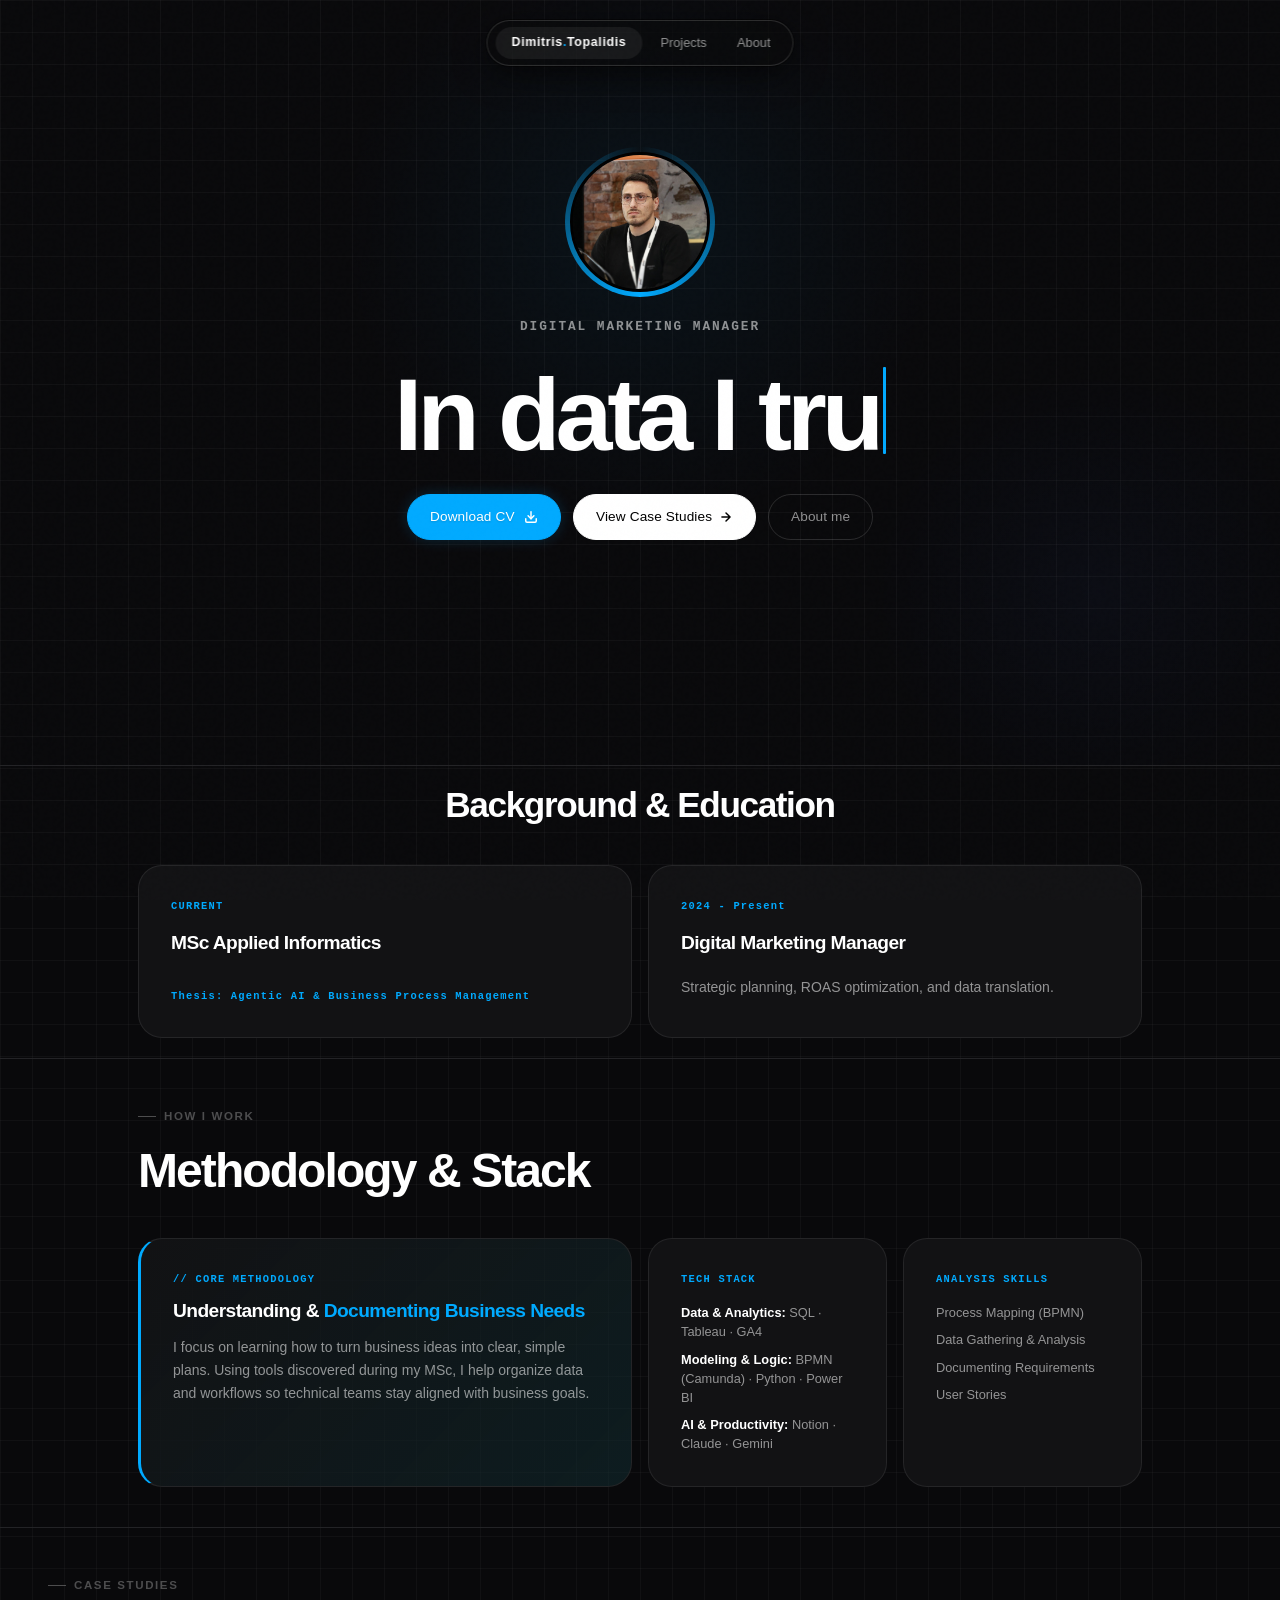
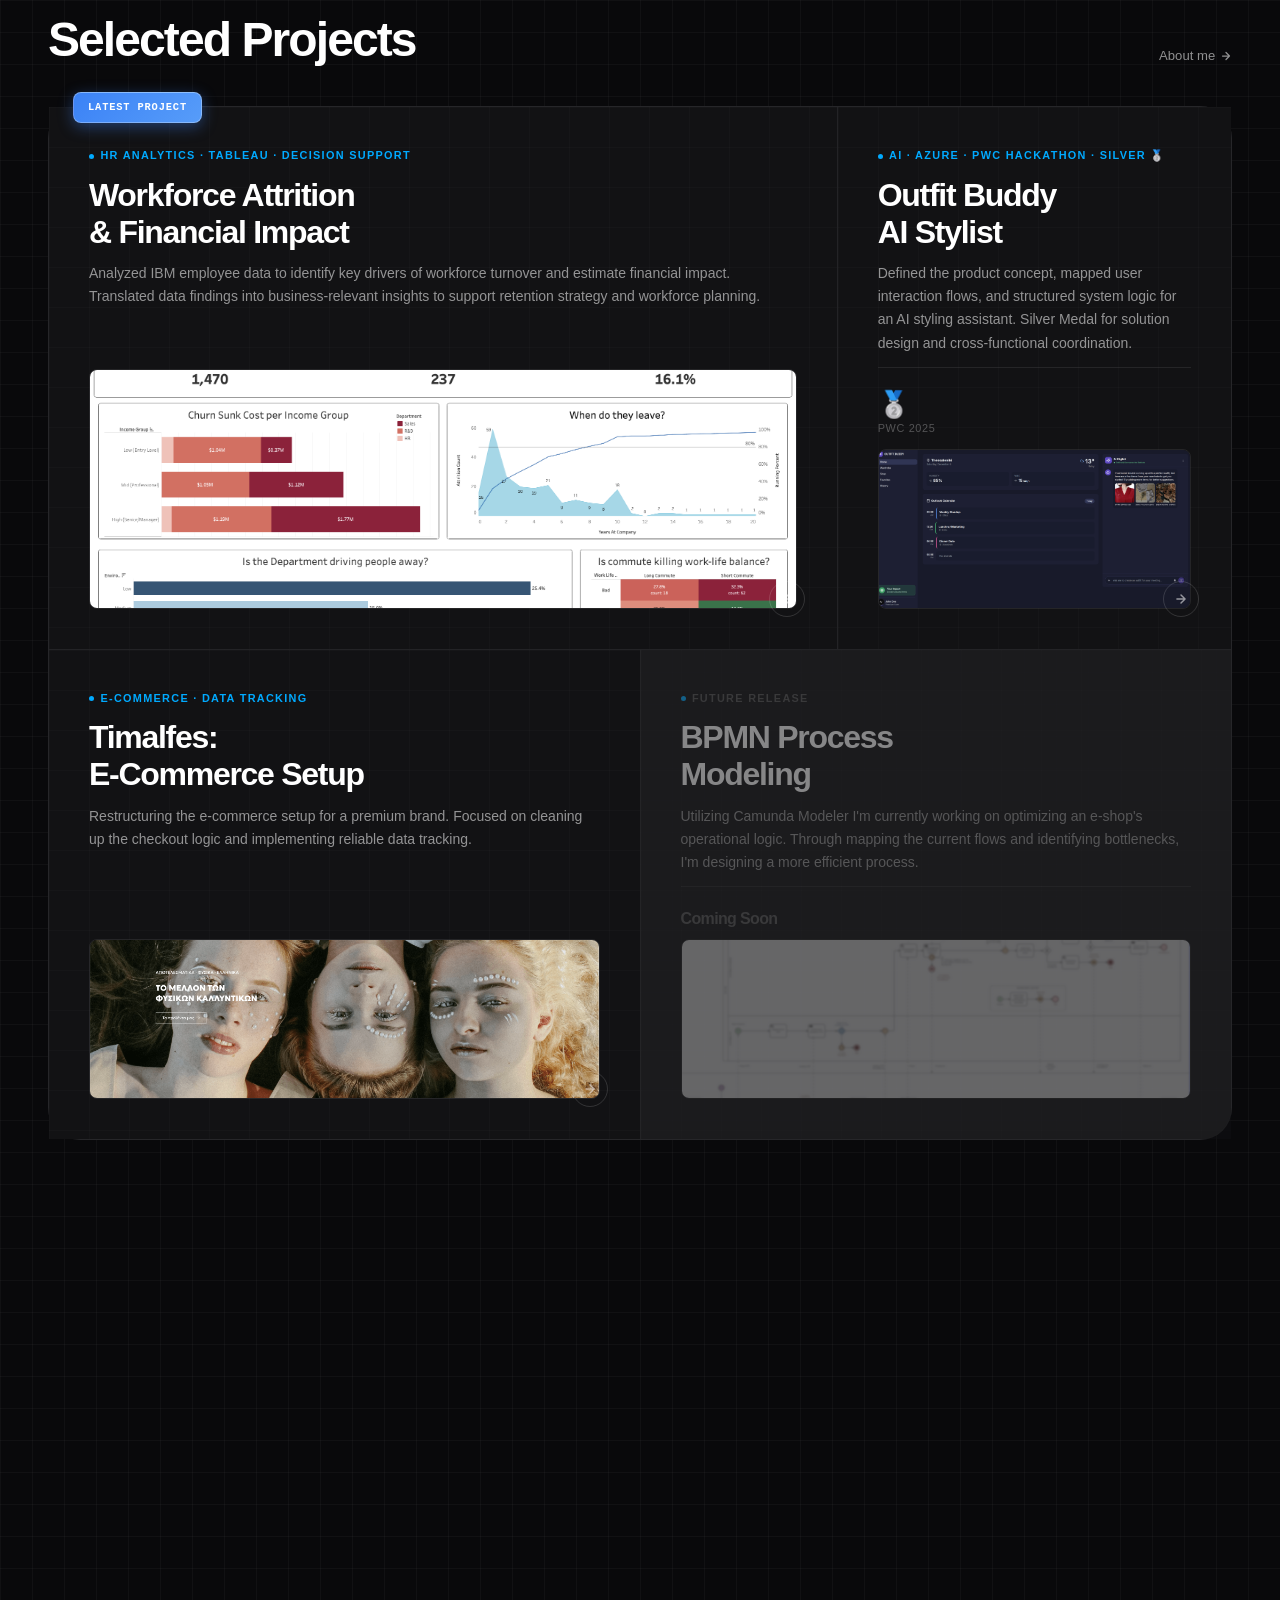
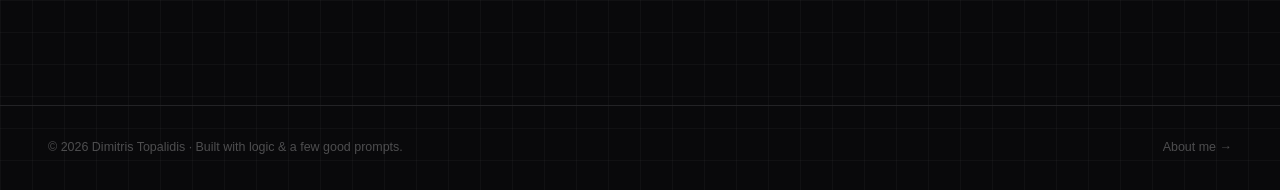
<file: index.html>
<!DOCTYPE html>
<html lang="en">

<head>
    <meta charset="UTF-8">
    <meta http-equiv="Content-Security-Policy"
        content="default-src 'none'; script-src 'self' https://*.tableau.com; style-src 'self' 'unsafe-inline' https://fonts.googleapis.com; font-src https://fonts.gstatic.com; img-src 'self' https://*.tableau.com https://placehold.co data:; frame-src https://*.tableau.com; connect-src 'self' https://*.tableau.com; object-src 'none'; base-uri 'self'; form-action 'none';">
    <meta name="viewport" content="width=device-width, initial-scale=1.0">
    <title>Dimitris Topalidis</title>
    <meta name="description"
        content="Business Analyst & MSc Applied Informatics student. Bridging stakeholder vision and technical execution in Fintech and AI-driven startups.">

    <!-- Fonts: Inter + JetBrains Mono -->
    <link rel="preconnect" href="https://fonts.googleapis.com">
    <link rel="preconnect" href="https://fonts.gstatic.com" crossorigin>
    <link
        href="https://fonts.googleapis.com/css2?family=Inter:ital,opsz,wght@0,14..32,100..900;1,14..32,100..900&family=JetBrains+Mono:wght@300;400;700&display=swap"
        rel="stylesheet">

    <!-- Shared design system -->
    <link rel="stylesheet" href="stylesheet.css?v=3">
</head>


<body>

    <!-- ── Custom Cursor ──────────────────────────────────── -->
    <div id="c-ring" aria-hidden="true"></div>
    <div id="c-dot" aria-hidden="true"></div>


    <!-- ── Floating Pill Nav ──────────────────────────────── -->
    <nav>
        <a href="index.html" class="logo">Dimitris<span style="color: var(--green);">.</span>Topalidis</a>
        <div class="nav-links">
            <a href="index.html#work">Projects</a>
            <a href="about.html">About</a>
        </div>
        <button class="hamburger" id="ham" aria-label="Open navigation menu" aria-expanded="false">
            <span></span><span></span><span></span>
        </button>
    </nav>

    <!-- Mobile fullscreen overlay -->
    <div class="mobile-menu" id="mobile-menu" role="dialog" aria-label="Navigation">
        <a href="index.html#work">Projects</a>
        <a href="about.html">About</a>
    </div>


    <!-- ── Hero ───────────────────────────────────────────── -->
    <section class="hero">
        <div class="hero-inner">

            <div class="avatar-container reveal">
                <div class="avatar-glow"></div>
                <div class="avatar-mask">
                    <img src="images_portfolio/profile.png" alt="Dimitris Topalidis">
                </div>
            </div>

            <p class="hero-role reveal delay-1">DIGITAL MARKETING MANAGER</p>

            <h1 class="reveal delay-1" aria-label="Hello">
                <span id="typed-text"></span><span class="typing-cursor typing" aria-hidden="true"></span>
            </h1>

            <!-- <p class="hero-sub reveal delay-2">
                MSc Applied Informatics student with a background in Business Administration,
                transitioning into Business Analysis by combining business understanding
                with hands-on experience in <span class="accent">requirements analysis</span>, <span
                    class="accent">process structuring</span>, and <span class="accent">decision support</span>.
            </p> -->

            <div class="hero-cta reveal delay-3">
                <a href="#" class="btn btn-accent btn-magnetic" id="btn-cv"
                    data-secure-url="aHR0cHM6Ly9kcml2ZS5nb29nbGUuY29tL2ZpbGUvZC8xOTAzMF9VbDJYNEFVZDVBV0o5Y3lWbDFIUjNCZGFOTzgvdmlldz91c3A9c2hhcmVfbGluaw==" aria-label="Download CV">
                    Download CV
                    <svg width="14" height="14" viewBox="0 0 24 24" fill="none" stroke="currentColor" stroke-width="2.5"
                        stroke-linecap="round" stroke-linejoin="round" aria-hidden="true" style="margin-left: 2px;">
                        <path d="M21 15v4a2 2 0 0 1-2 2H5a2 2 0 0 1-2-2v-4"></path>
                        <polyline points="7 10 12 15 17 10"></polyline>
                        <line x1="12" y1="15" x2="12" y2="3"></line>
                    </svg>
                </a>
                <a href="#work" class="btn btn-white btn-magnetic" id="btn-primary">
                    View Case Studies
                    <svg width="14" height="14" viewBox="0 0 24 24" fill="none" stroke="currentColor" stroke-width="2.5"
                        stroke-linecap="round" stroke-linejoin="round" aria-hidden="true">
                        <path d="M5 12h14M12 5l7 7-7 7" />
                    </svg>
                </a>
                <a href="about.html" class="btn btn-ghost btn-magnetic" id="btn-secondary">About me</a>
            </div>

        </div>
    </section>

    <div class="divider"></div>

    <!-- ── Background & Education ─────────────────────────── -->
    <section class="methodology-section" aria-labelledby="profile-heading"
        style="padding-top: 20px; padding-bottom: 20px;">
        <div class="work-header reveal">
            <h2 id="profile-heading"
                style="text-align: center; width: 100%; font-size: 2.2rem; justify-content: center; display: flex;">
                Background &amp; Education</h2>
        </div>

        <div class="methodology-grid" style="grid-template-columns: repeat(2, 1fr); margin-top: 1rem;">

            <!-- Education -->
            <div class="mc-card reveal">
                <span class="mc-label">CURRENT</span>
                <p class="mc-title" style="margin-top: 5px;">MSc Applied Informatics <!--  — <span class="highlight">
                    Business Computing</span>--></p>
                <!-- <p class="mc-desc" style="margin-top: 8px;">Bridging information systems and business operations.</p> -->
                <p class="mc-label" style="text-transform: none; margin-top: 20px;">Thesis: Agentic AI & Business
                    Process Management</p>
            </div>

            <!-- Experience -->
            <div class="mc-card reveal delay-1">
                <span class="mc-label" style="text-transform: none;">2024 - Present</span>
                <p class="mc-title" style="margin-top: 5px;">Digital Marketing Manager</p>
                <p class="mc-desc" style="margin-top: 8px;">Strategic planning, ROAS optimization, and data translation.
                </p>
            </div>

        </div>
    </section>

    <div class="divider"></div>


    <!-- ── Methodology & Technical Stack ─────────────────── -->
    <section class="methodology-section" aria-labelledby="method-heading">
        <div class="work-header reveal">
            <div>
                <p class="section-eyebrow">How I Work</p>
                <h2 id="method-heading">Methodology &amp; Stack</h2>
            </div>
        </div>

        <div class="methodology-grid">

            <div class="mc-card mc-strategy mc-span-2 reveal">
                <span class="mc-label">// CORE METHODOLOGY</span>
                <p class="mc-title">Understanding & <span class="highlight">Documenting Business Needs</span></p>
                <p class="mc-desc">
                    I focus on learning how to turn business ideas into clear, simple plans.
                    Using tools discovered during my MSc, I help organize data and workflows so
                    technical teams stay aligned with business goals.
                </p>
            </div>

            <div class="mc-card mc-tech reveal delay-1">
                <span class="mc-label">TECH STACK</span>
                <ul class="mc-stack">
                    <li><strong>Data & Analytics:</strong> SQL · Tableau · GA4</li>
                    <li><strong>Modeling & Logic:</strong> BPMN (Camunda) · Python · Power BI</li>
                    <li><strong>AI & Productivity:</strong> Notion · Claude · Gemini</li>

                </ul>
            </div>

            <div class="mc-card mc-skills reveal delay-2">
                <span class="mc-label">ANALYSIS SKILLS</span>
                <ul class="mc-stack" style="list-style: none; padding: 0;">
                    <li>Process Mapping (BPMN)</li>
                    <li>Data Gathering & Analysis</li>
                    <li>Documenting Requirements</li>
                    <li>User Stories</li>
                </ul>
            </div>

            <!-- <div class="mc-card mc-process mc-span-2 reveal delay-1">
                <p class="mc-title">Business Process Modeling <span class="highlight">(BPMN 2.0)</span></p>
                <p class="mc-desc">
                    Mapping "As-Is" workflows to identify operational friction and designing "To-Be"
                    processes for automation. Engineering the process logic before the code.
                </p>
                <div class="mc-ascii" aria-hidden="true">[Trigger] → (Validate) → {Decision} → [Action] → [End]</div>
            </div>
            -->
        </div>
    </section>

    <div class="divider"></div>


    <!-- ── Selected Work ──────────────────────────────────── -->
    <section class="work-section" id="work">

        <div class="work-header reveal">
            <div>
                <p class="section-eyebrow">Case Studies</p>
                <h2>Selected Projects</h2>
            </div>
            <a href="about.html" class="view-all">
                About me
                <svg width="12" height="12" viewBox="0 0 24 24" fill="none" stroke="currentColor" stroke-width="2.5"
                    stroke-linecap="round" stroke-linejoin="round" aria-hidden="true">
                    <path d="M5 12h14M12 5l7 7-7 7" />
                </svg>
            </a>
        </div>

        <div class="bento-grid reveal delay-2">

            <!-- Card 1: IBM Attrition Dashboard (8-col) -->
            <a href="project_1.html" class="bento-card glow-green col-8" id="card-main"
                aria-label="Project: IBM Workforce Attrition & Financial Impact">

                <div class="latest-badge">LATEST PROJECT</div>
                <div class="grid-deco" aria-hidden="true"></div>
                <span class="card-tag">HR Analytics · Tableau · Decision Support</span>
                <h3>Workforce Attrition<br>&amp; Financial Impact</h3>
                <p>Analyzed IBM employee data to identify key drivers of workforce turnover and estimate financial
                    impact. Translated data findings into business-relevant insights to support retention strategy and
                    workforce planning.</p>
                <div class="card-img-wrap card-img-wrap--tall">
                    <img src="screenshots/ibm-dashboard.png" alt="IBM Workforce Attrition & Financial Impact Dashboard"
                        width="700" height="280" loading="lazy">
                </div>
                <span class="card-arrow" aria-hidden="true">
                    <svg width="14" height="14" viewBox="0 0 24 24" fill="none" stroke="currentColor" stroke-width="2.5"
                        stroke-linecap="round" stroke-linejoin="round">
                        <path d="M5 12h14M12 5l7 7-7 7" />
                    </svg>
                </span>
            </a>

            <!-- Card 2: Outfit Buddy (4-col) -->
            <a href="project_2.html" class="bento-card glow-blue col-4" id="card-outfit"
                aria-label="Project: Outfit Buddy AI Personal Stylist">
                <div class="grid-deco" aria-hidden="true"></div>
                <span class="card-tag">AI · Azure · PwC Hackathon · Silver 🥈</span>
                <h3>Outfit Buddy<br>AI Stylist</h3>
                <p>Defined the product concept, mapped user interaction flows, and structured system logic for an AI
                    styling assistant. Silver Medal for solution design and cross-functional coordination.</p>
                <div class="card-kpis">
                    <div class="kpi-mini">
                        <span class="val">🥈</span>
                        <span class="lbl">PwC 2025</span>
                    </div>
                </div>
                <div class="card-img-wrap">
                    <img src="images_portfolio/outfit-buddy.png" alt="Outfit Buddy App Preview" width="400" height="160"
                        loading="lazy">
                </div>
                <span class="card-arrow" aria-hidden="true">
                    <svg width="14" height="14" viewBox="0 0 24 24" fill="none" stroke="currentColor" stroke-width="2.5"
                        stroke-linecap="round" stroke-linejoin="round">
                        <path d="M5 12h14M12 5l7 7-7 7" />
                    </svg>
                </span>
            </a>

            <!-- Card 3: E-Commerce Infrastructure (6-col) -->
            <a href="project_3.html" class="bento-card glow-purple col-6" id="card-ecom"
                aria-label="Project: Timalfes E-Commerce Setup & Tracking">
                <div class="grid-deco" aria-hidden="true"></div>
                <span class="card-tag">E-Commerce · Data Tracking</span>
                <h3>Timalfes:<br>E-Commerce Setup</h3>
                <p>Restructuring the e-commerce setup for a premium brand. Focused on cleaning up the checkout logic and
                    implementing reliable data tracking.</p>

                <!-- <div class="card-kpis">
                    <div class="kpi-mini">
                        <span class="val">Tracking</span>
                        <span class="lbl">Deployment</span>
                    </div>
                    <div class="kpi-mini">
                        <span class="val">UI</span>
                        <span class="lbl">Front-end</span>
                    </div>
                </div> -->

                <div class="card-img-wrap">
                    <img src="images_portfolio/timalfes.png" alt="Timalfes E-commerce Preview" width="600" height="160"
                        loading="lazy">
                </div>
                <span class="card-arrow" aria-hidden="true">
                    <svg width="14" height="14" viewBox="0 0 24 24" fill="none" stroke="currentColor" stroke-width="2.5"
                        stroke-linecap="round" stroke-linejoin="round">
                        <path d="M5 12h14M12 5l7 7-7 7" />
                    </svg>
                </span>
            </a>

            <!-- Card 4: BPMN (Coming Soon, 6-col) -->
            <div class="bento-card coming-soon col-6" id="card-bpmn"
                aria-label="Project: BPMN Process Modeling — coming soon">
                <div class="grid-deco" aria-hidden="true"></div>
                <span class="card-tag" style="color:var(--text-3)">Future Release</span>
                <h3>BPMN Process<br>Modeling</h3>
                <p>Utilizing Camunda Modeler I'm currently working on optimizing an e-shop's operational logic.
                    Through
                    mapping the current flows and identifying bottlenecks, I'm designing a more efficient process.
                </p>
                <div class="card-kpis">
                    <div class="kpi-mini">
                        <span class="val" style="font-size:1rem; color:var(--text-3)">Coming Soon</span>
                    </div>
                </div>
                <div class="card-img-wrap" style="opacity: 0.7;">
                    <img src="images_portfolio/eshop_bpmn.png" alt="BPMN Preview" width="600" height="160"
                        loading="lazy"> <!-- style="filter: blur(6px) grayscale(50%); transform: scale(1.05);" -->
                </div>
            </div>

        </div>
    </section>


    <!-- ── Signoff / CTA ──────────────────────────────────── -->
    <section class="about-signoff reveal">
        <div class="about-signoff-rule"></div>
        <div class="about-signoff-inner">
            <p class="section-eyebrow">The Next Step</p>
            <h2 class="about-signoff-heading">
                Let's <span class="accent">connect</span> .

            </h2>
            <p class="about-signoff-body">
                I am currently open to professional networking and discussing new opportunities within the tech business
                landscape.
            </p>
            <div class="about-signoff-cta">
                <a href="https://www.linkedin.com/in/topalidis-dimitris" target="_blank" rel="noopener noreferrer"
                    class="btn btn-white btn-magnetic">
                    Connect on LinkedIn ↗
                </a>
            </div>
        </div>
    </section>

    <!-- Scroll Progress Back to Top -->
    <div class="progress-wrap" id="progressWrap">
        <svg class="progress-circle" width="100%" height="100%" viewBox="-1 -1 102 102">
            <path d="M50,1 a49,49 0 0,1 0,98 a49,49 0 0,1 0,-98" />
        </svg>
        <div class="arrow-icon">
            <svg width="18" height="18" viewBox="0 0 24 24" fill="none" stroke="currentColor" stroke-width="3"
                stroke-linecap="round" stroke-linejoin="round">
                <path d="M18 15l-6-6-6 6" />
            </svg>
        </div>
    </div>


    <!-- ── Footer ──────────────────────────────────────────── -->
    <footer>
        <span>© 2026 Dimitris Topalidis · Built with logic & a few good prompts.</span>
        <a href="about.html">About me →</a>
    </footer>


    <script src="app.js?v=2" defer></script>
</body>

</html>
</file>
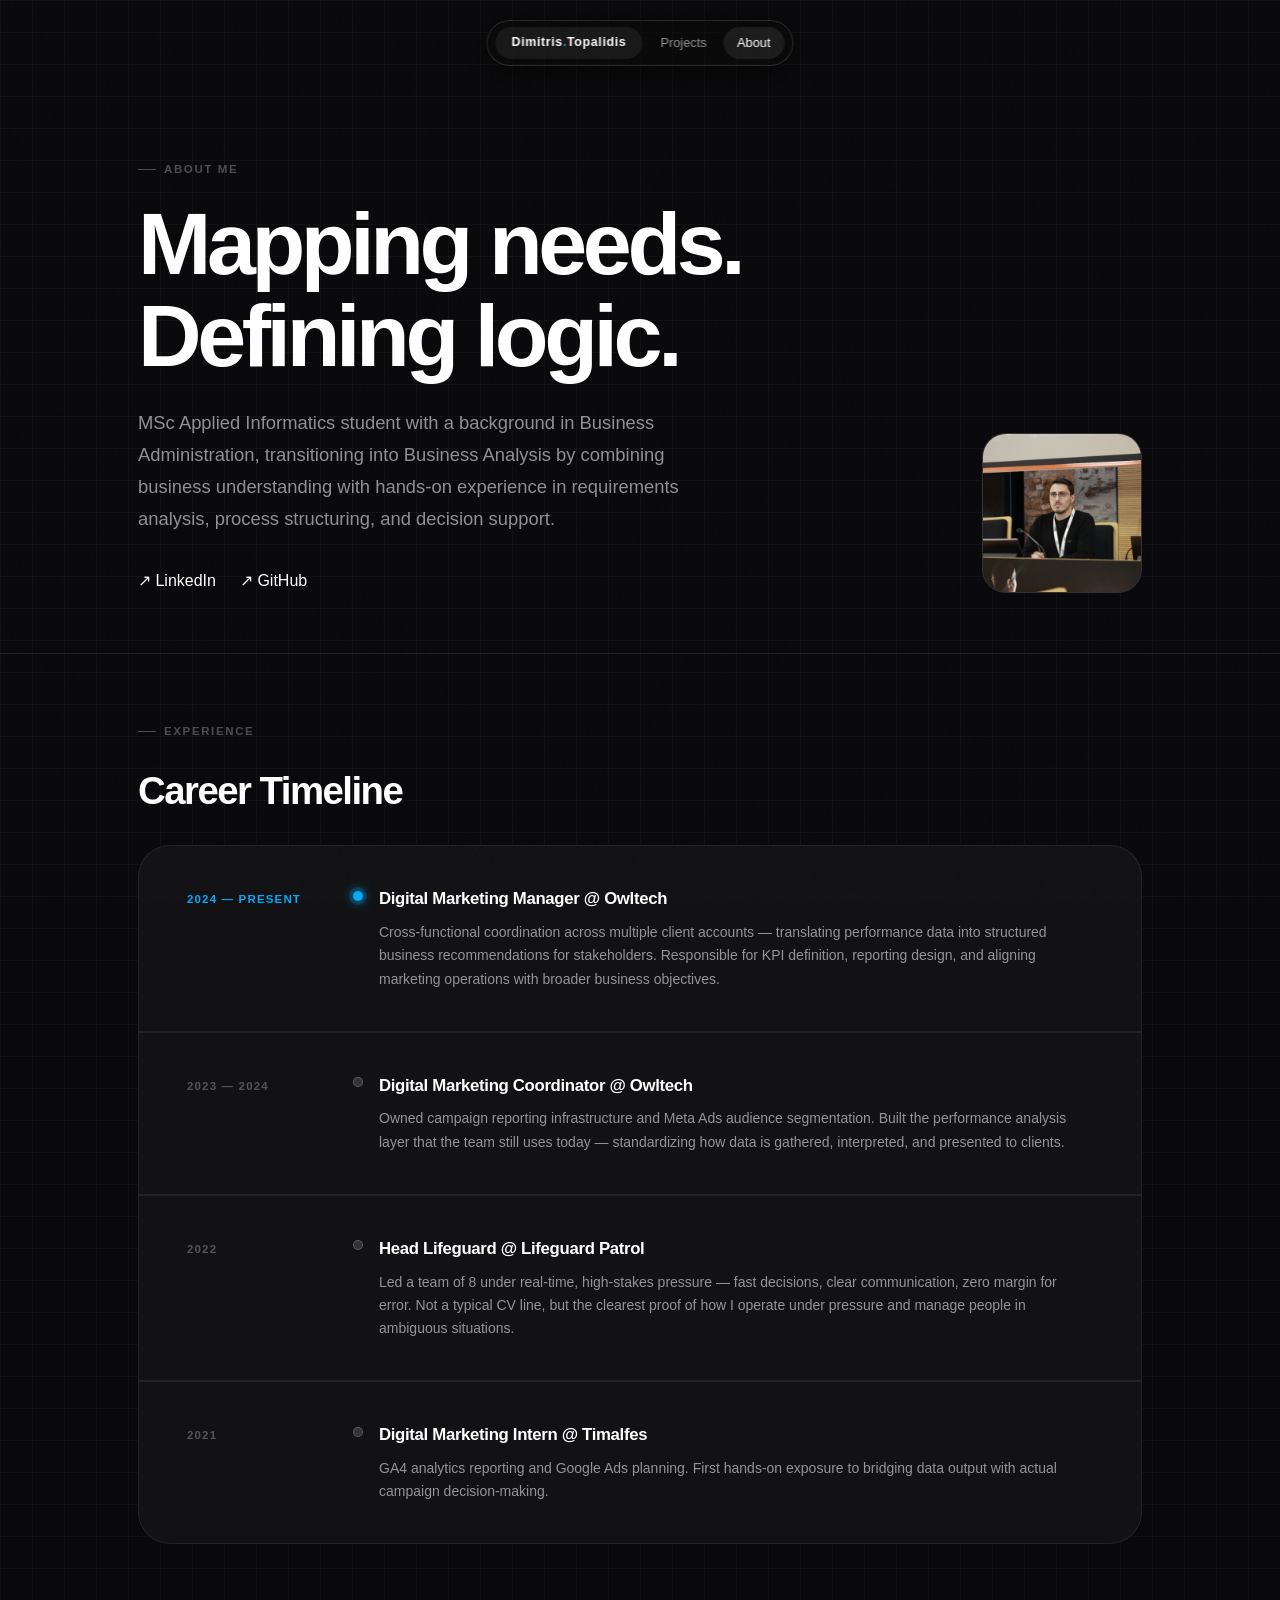
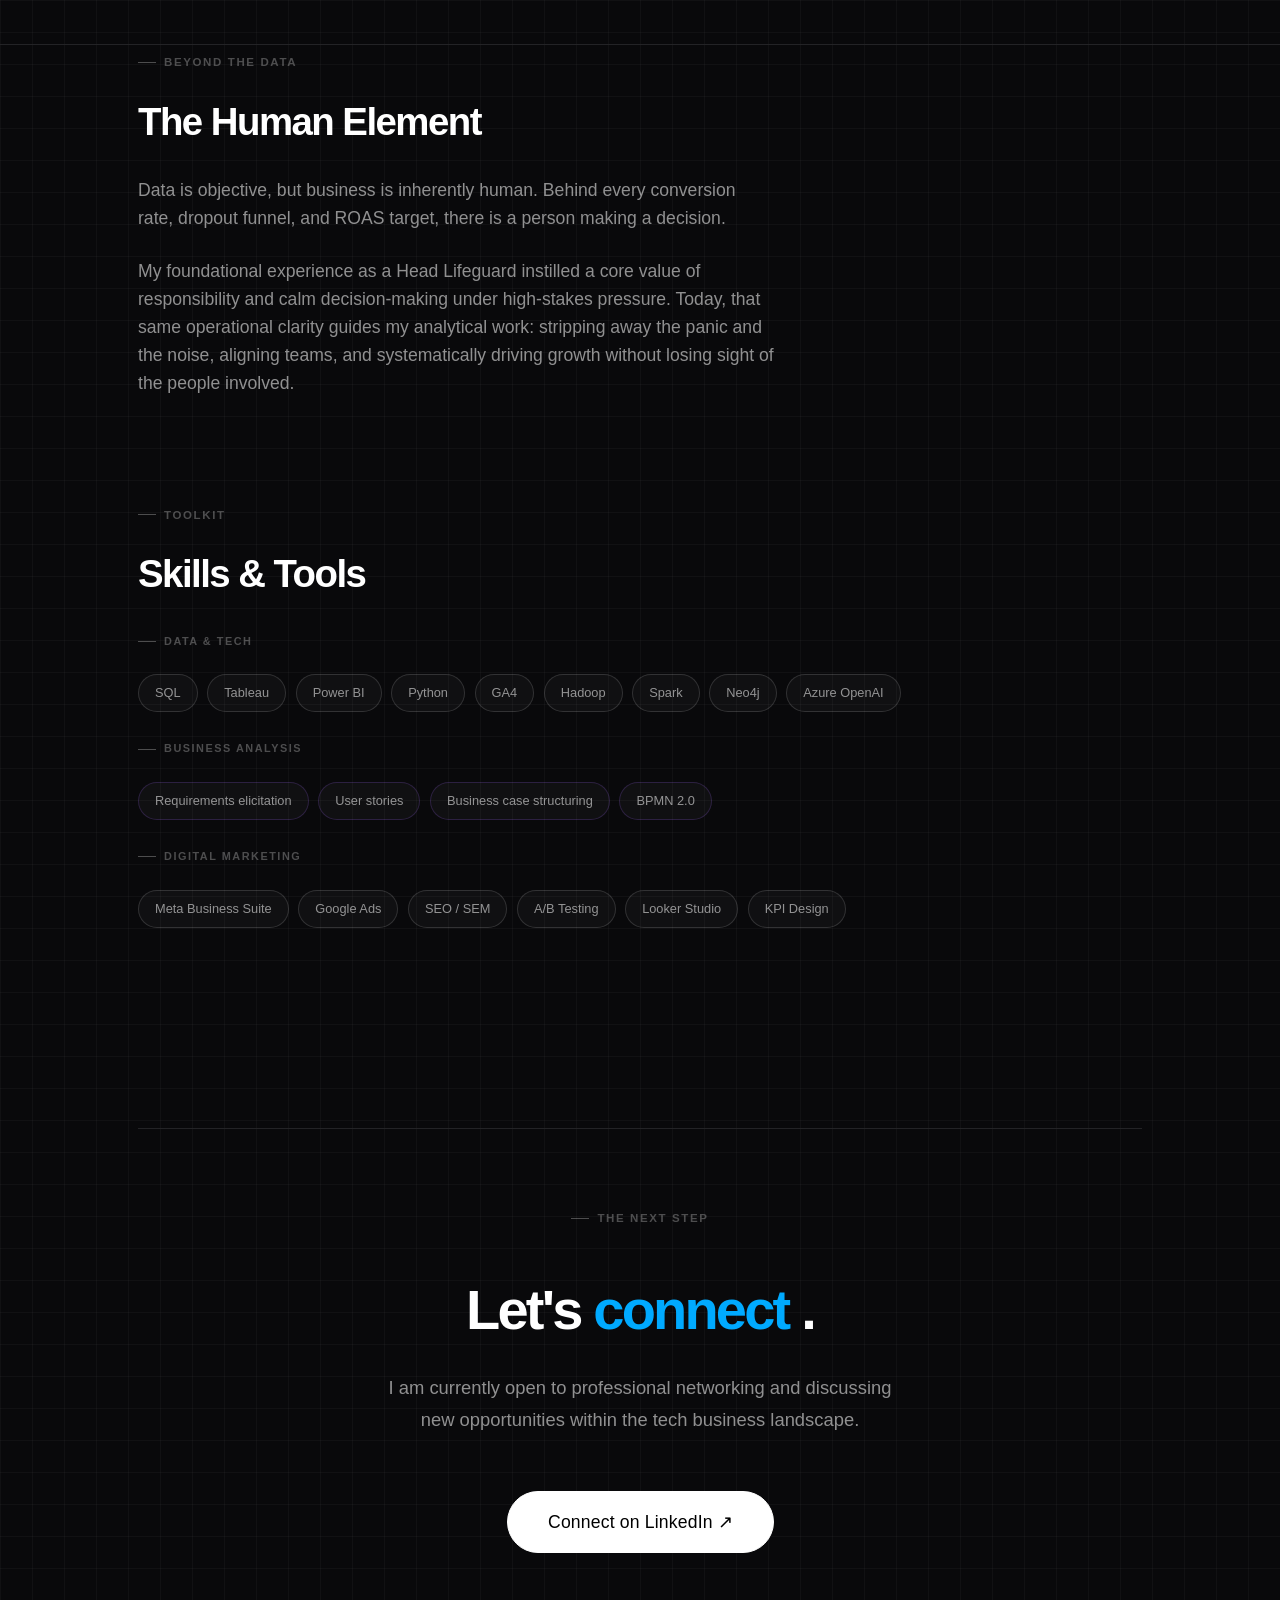
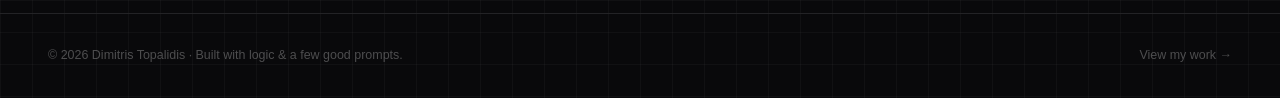
<file: about.html>
<!DOCTYPE html>
<html lang="en">

<head>
    <meta charset="UTF-8">
    <meta http-equiv="Content-Security-Policy"
        content="default-src 'none'; script-src 'self' https://*.tableau.com; style-src 'self' 'unsafe-inline' https://fonts.googleapis.com; font-src https://fonts.gstatic.com; img-src 'self' https://*.tableau.com https://placehold.co data:; frame-src https://*.tableau.com; connect-src 'self' https://*.tableau.com; object-src 'none'; base-uri 'self'; form-action 'none';">
    <meta name="viewport" content="width=device-width, initial-scale=1.0">
    <title>About · Dimitris Topalidis · Business Analyst Portfolio</title>
    <meta name="description"
        content="Business Analyst transitioning from Digital Marketing. MSc Applied Informatics student focused on process mapping, decision support, and translating business needs into structured solutions.">

    <link rel="preconnect" href="https://fonts.googleapis.com">
    <link rel="preconnect" href="https://fonts.gstatic.com" crossorigin>
    <link
        href="https://fonts.googleapis.com/css2?family=Inter:ital,opsz,wght@0,14..32,100..900;1,14..32,100..900&display=swap"
        rel="stylesheet">

    <link rel="stylesheet" href="stylesheet.css">
</head>

<body>

    <!-- ─── Floating Pill Nav ──────────────────────────────── -->
    <nav>
        <a href="index.html" class="logo">Dimitris<span style="color: var(--green);">.</span>Topalidis</a>
        <div class="nav-links">
            <a href="index.html#work">Projects</a>
            <a href="about.html">About</a>
        </div>
        <button class="hamburger" id="ham" aria-label="Open menu" aria-expanded="false">
            <span></span><span></span><span></span>
        </button>
    </nav>

    <div class="mobile-menu" id="mobile-menu">
        <a href="index.html#work">Projects</a>
        <a href="about.html">About</a>
    </div>

    <!-- ── Custom Cursor ──────────────────────────────────── -->
    <div id="c-ring" aria-hidden="true"></div>
    <div id="c-dot" aria-hidden="true"></div>

    <!-- ─── Hero ─────────────────────────────────────────── -->
    <section class="about-hero">
        <div class="about-hero-inner">

            <div>
                <p class="section-eyebrow reveal">About me</p>
                <h1 class="reveal delay-1">Mapping needs.<br>Defining logic.</h1>
                <p class="pitch reveal delay-2">
                    MSc Applied Informatics student with a background in Business Administration,
                    transitioning into Business Analysis by combining business understanding
                    with hands-on experience in requirements analysis, process structuring, and decision support.
                </p>
                <div class="social-links reveal delay-3">
                    <a href="https://linkedin.com/in/dimitris-topalidis-b46761214/" class="link-hover" target="_blank"
                        rel="noopener noreferrer">↗ LinkedIn</a>
                    <a href="https://github.com/DimitrisTop" class="link-hover" target="_blank"
                        rel="noopener noreferrer">↗
                        GitHub</a>
                </div>
            </div>

            <!-- ── Headshot placeholder — swap src when ready ── -->
            <div class="headshot-wrap reveal delay-3">
                <img src="images_portfolio/profile.png" alt="Profile picture" width="320" height="320">
            </div>

        </div>
    </section>

    <div class="divider"></div>


    <!-- ─── Framework / Methodology Grid ─────────────────── -->
    <!-- <section class="framework-section">
        <p class="section-eyebrow reveal">How I Work</p>
        <h2 class="section-heading reveal delay-1">
            Framework</h2>

        <div class="framework-grid">

            <div class="framework-card reveal">
                <div class="fc-icon">🗄️</div>
                <div class="fc-step">Step 01</div>
                <div class="fc-title">Data Modeling</div>
                <p class="fc-desc">Structuring raw, fragmented data into clean, scalable infrastructure. The right model
                    means every question has an answer — without rebuilding the pipeline each time.</p>
            </div>

            <div class="framework-card reveal delay-1">
                <div class="fc-icon">⚙️</div>
                <div class="fc-step">Step 02</div>
                <div class="fc-title">Process Engineering</div>
                <p class="fc-desc">Using BPMN and technical logic to map, diagnose, and remove operational bottlenecks.
                    Every broken flow is a cost center waiting to be fixed.</p>
            </div>

            <div class="framework-card reveal delay-2">
                <div class="fc-icon">📊</div>
                <div class="fc-step">Step 03</div>
                <div class="fc-title">Actionable Insights</div>
                <p class="fc-desc">Translating complex data into decisions stakeholders can act on immediately. Not
                    dashboards for the sake of dashboards — outputs tied to a specific business question.</p>
            </div>

        </div>
    </section>

    <div class="divider"></div> -->


    <!-- ─── Timeline ──────────────────────────────────────── -->
    <section class="timeline-section">
        <p class="section-eyebrow reveal">Experience</p>
        <h2 class="section-heading reveal delay-1">
            Career Timeline</h2>

        <div class="timeline">

            <div class="timeline-item current reveal">
                <div class="t-dot"></div>
                <div class="t-date">2024 — Present</div>
                <div class="t-content">
                    <h3>Digital Marketing Manager @ Owltech</h3>
                    <p>Cross-functional coordination across multiple client accounts — translating performance data
                        into structured business recommendations for stakeholders. Responsible for KPI definition,
                        reporting design, and aligning marketing operations with broader business objectives.
                    </p>
                </div>
            </div>

            <div class="timeline-item reveal delay-1">
                <div class="t-dot"></div>
                <div class="t-date">2023 — 2024</div>
                <div class="t-content">
                    <h3>Digital Marketing Coordinator @ Owltech</h3>
                    <p>Owned campaign reporting infrastructure and Meta Ads audience segmentation. Built
                        the performance analysis layer that the team still uses today — standardizing how
                        data is gathered, interpreted, and presented to clients.
                    </p>
                </div>
            </div>

            <div class="timeline-item reveal delay-3">
                <div class="t-dot"></div>
                <div class="t-date">2022</div>
                <div class="t-content">
                    <h3>Head Lifeguard @ Lifeguard Patrol</h3>
                    <p>Led a team of 8 under real-time, high-stakes pressure — fast decisions, clear communication, zero
                        margin for error. Not a typical CV line, but the clearest proof of how I operate under pressure
                        and manage people in ambiguous situations.</p>
                </div>
            </div>

            <div class="timeline-item reveal delay-2">
                <div class="t-dot"></div>
                <div class="t-date">2021</div>
                <div class="t-content">
                    <h3>Digital Marketing Intern @ Timalfes</h3>
                    <p>GA4 analytics reporting and Google Ads planning. First hands-on exposure to bridging data output
                        with actual campaign decision-making.</p>
                </div>
            </div>



            <!-- <div class="timeline-item reveal delay-4">
      <div class="t-dot"></div>
      <div class="t-date">Education</div>
      <div class="t-content">
        <h3>MSc in Applied Informatics — Business Computing</h3>
        <p>Bridging the gap between information systems and business operations. Coursework spans data engineering, process modeling, and decision intelligence. <em>BSc Thesis: Value Chain &amp; Logistics Optimization</em> — applying operational research to real supply-chain constraints.</p>
      </div>
    </div> -->

        </div>
    </section>

    <div class="divider"></div>

    <!-- ─── Beyond the Data ─────────────────────────────── -->
    <section class="about-bio-section">
        <p class="section-eyebrow reveal">Beyond the Data</p>
        <h2 class="section-heading reveal delay-1">The Human Element</h2>
        <div class="bio-content reveal delay-2">
            <p class="bio-para-gap">Data is objective, but business is inherently human. Behind every
                conversion rate, dropout funnel, and ROAS target, there is a person making a decision.</p>
            <p>My foundational experience as a Head Lifeguard instilled a core value of responsibility and calm
                decision-making under high-stakes pressure. Today, that same operational clarity guides my analytical
                work: stripping away the panic and the noise, aligning teams, and systematically driving growth without
                losing sight of the people involved.</p>
        </div>
    </section>


    <!-- ─── Skills — Split into two groups ───────────────── -->
    <section class="skills-section">
        <p class="section-eyebrow reveal">Toolkit</p>
        <h2 class="section-heading reveal delay-1">
            Skills &amp; Tools</h2>

        <!-- Group 1: Data & Tech -->
        <div class="skill-group reveal delay-2">
            <p class="skill-group-label">Data &amp; Tech</p>
            <div class="chips">
                <span class="chip tech">SQL</span>
                <span class="chip tech">Tableau</span>
                <span class="chip tech">Power BI</span>
                <span class="chip tech">Python</span>
                <span class="chip tech">GA4</span>
                <span class="chip tech">Hadoop</span>
                <span class="chip tech">Spark</span>
                <span class="chip tech">Neo4j</span>
                <span class="chip tech">Azure OpenAI</span>
            </div>
        </div>

        <!-- Group 2: Business Analysis -->
        <div class="skill-group reveal delay-3">
            <p class="skill-group-label">Business Analysis</p>
            <div class="chips">
                <span class="chip ba">Requirements elicitation</span>
                <span class="chip ba">User stories</span>
                <span class="chip ba">Business case structuring</span>
                <span class="chip ba">BPMN 2.0</span>
            </div>
        </div>
        <!-- Group 3: Digital Marketing -->
        <div class="skill-group reveal delay-3">
            <p class="skill-group-label">Digital Marketing</p>
            <div class="chips">
                <span class="chip">Meta Business Suite</span>
                <span class="chip">Google Ads</span>
                <span class="chip">SEO / SEM</span>
                <span class="chip">A/B Testing</span>
                <span class="chip">Looker Studio</span>
                <span class="chip">KPI Design</span>
            </div>
        </div>
    </section>


    <!-- ─── Signoff / CTA ─────────────────────────────────── -->
    <section class="about-signoff reveal">
        <div class="about-signoff-rule"></div>

        <div class="about-signoff-inner">
            <p class="section-eyebrow">The Next Step</p>

            <h2 class="about-signoff-heading">
                Let's <span class="accent">connect</span> .
            </h2>

            <p class="about-signoff-body">
                I am currently open to professional networking and discussing new opportunities within the tech business
                landscape.
            </p>

            <div class="about-signoff-cta">
                <a href="https://linkedin.com/in/dimitris-topalidis-b46761214/" target="_blank"
                    rel="noopener noreferrer" class="btn btn-white btn-magnetic">
                    Connect on LinkedIn ↗
                </a>
            </div>
        </div>
    </section>

    <!-- ─── Footer ──────────────────────────────────────────── -->
    <footer>
        <span>© 2026 Dimitris Topalidis · Built with logic & a few good prompts.</span>
        <a href="index.html#work">View my work →</a>
    </footer>

    <script src="app.js" defer></script>
</body>

</html>
</file>
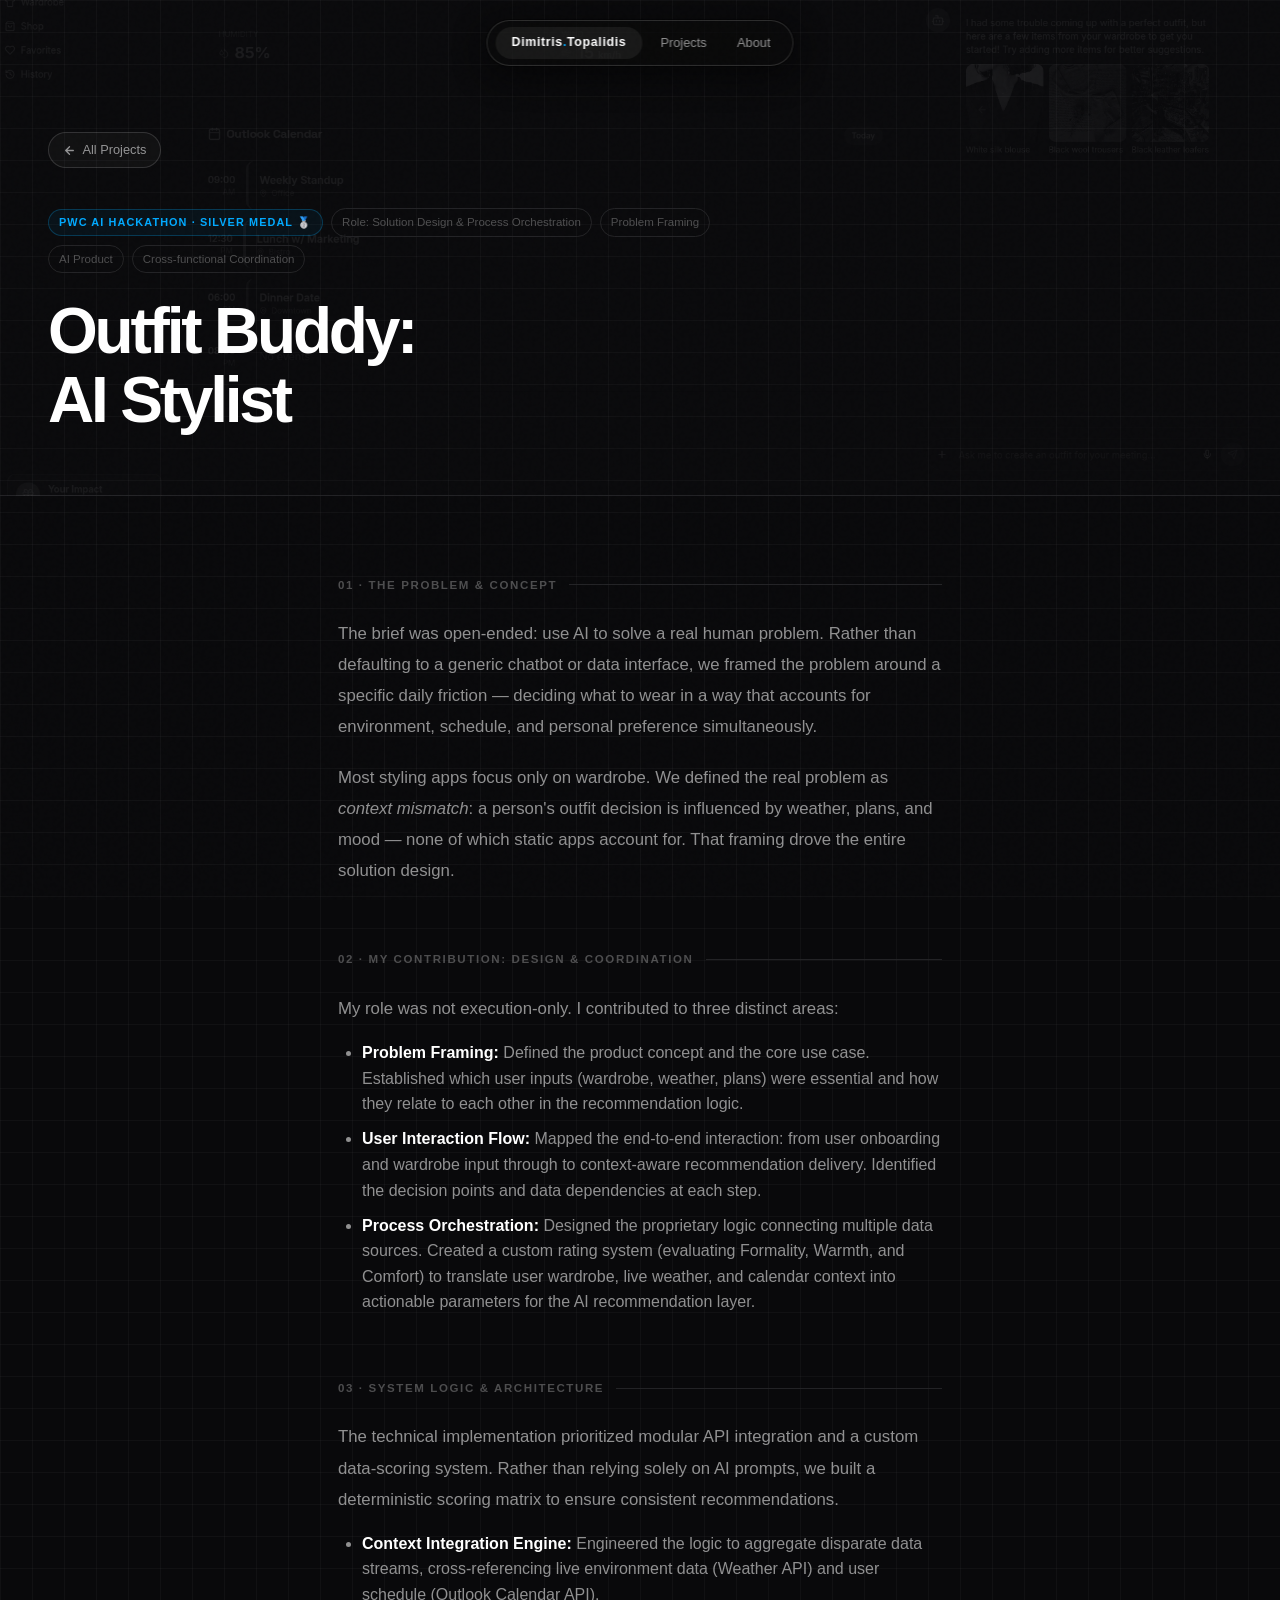
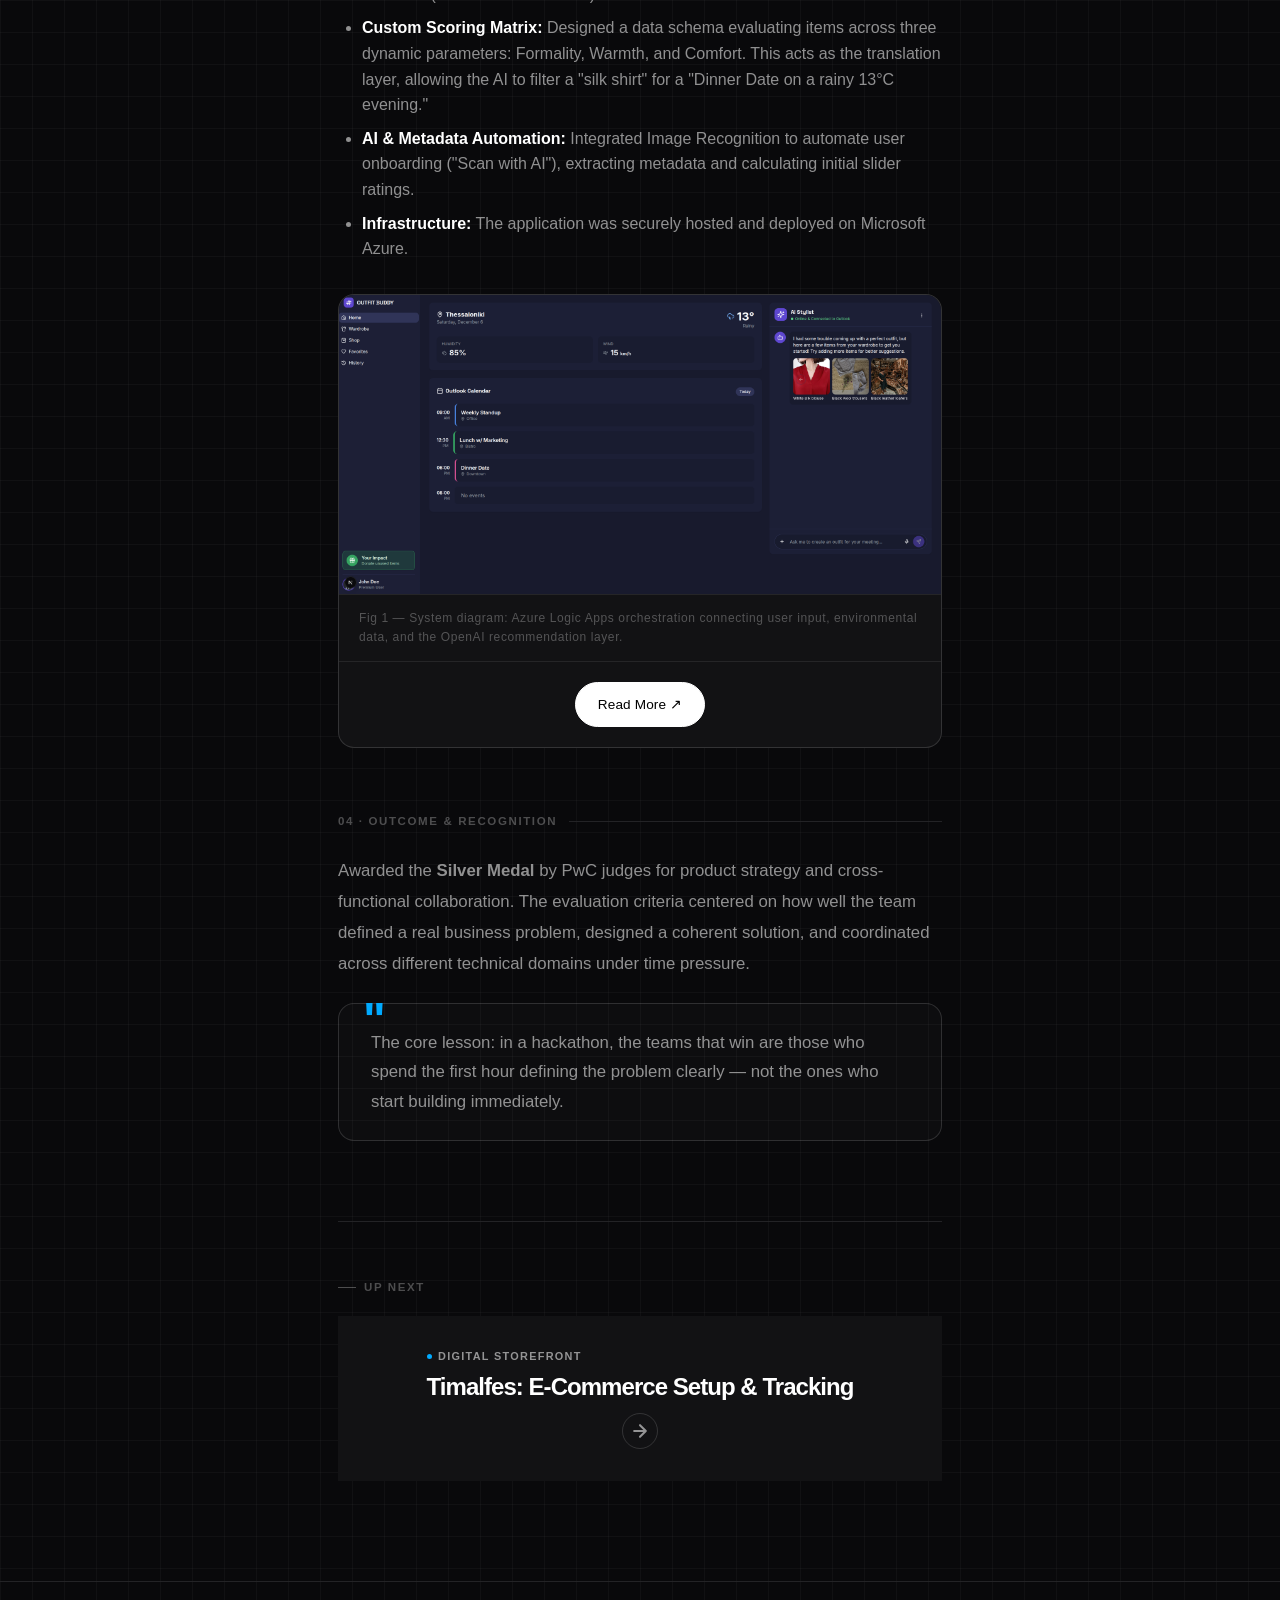
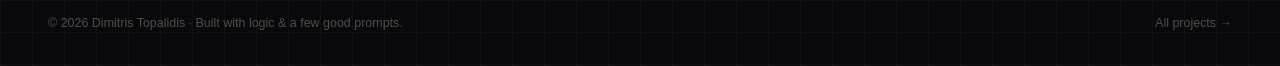
<file: project_2.html>
<!DOCTYPE html>
<html lang="en">

<head>
    <meta charset="UTF-8">
    <meta http-equiv="Content-Security-Policy"
        content="default-src 'none'; script-src 'self' https://*.tableau.com; style-src 'self' 'unsafe-inline' https://fonts.googleapis.com; font-src https://fonts.gstatic.com; img-src 'self' https://*.tableau.com https://placehold.co data:; frame-src https://*.tableau.com; connect-src 'self' https://*.tableau.com; object-src 'none'; base-uri 'self'; form-action 'none';">
    <meta name="viewport" content="width=device-width, initial-scale=1.0">
    <title>Outfit Buddy: AI Stylist · Solution Design & Process Orchestration · Portfolio</title>

    <link rel="preconnect" href="https://fonts.googleapis.com">
    <link rel="preconnect" href="https://fonts.gstatic.com" crossorigin>
    <link
        href="https://fonts.googleapis.com/css2?family=Inter:ital,opsz,wght@0,14..32,100..900;1,14..32,100..900&display=swap"
        rel="stylesheet">

    <link rel="stylesheet" href="stylesheet.css">
</head>

<body>

    <!-- ── Custom Cursor ──────────────────────────────────── -->
    <div id="c-ring" aria-hidden="true"></div>
    <div id="c-dot" aria-hidden="true"></div>

    <!-- ─── Floating Pill Nav ──────────────────────────────── -->
    <nav>
        <a href="index.html" class="logo">Dimitris<span style="color: var(--green);">.</span>Topalidis</a>
        <div class="nav-links">
            <a href="index.html#work">Projects</a>
            <a href="about.html">About</a>
        </div>
        <button class="hamburger" id="ham" aria-label="Open menu" aria-expanded="false">
            <span></span><span></span><span></span>
        </button>
    </nav>

    <div class="mobile-menu" id="mobile-menu">
        <a href="index.html#work">Projects</a>
        <a href="about.html">About</a>
    </div>

    <!-- ─── Case Study Hero ─────────────────────────────────── -->
    <header class="cs-hero">
        <img class="cs-hero-bg" src="images_portfolio/outfit-buddy.png" alt="" aria-hidden="true">
        <div class="cs-hero-inner">
            <div class="reveal">
                <a href="index.html" class="back-btn">
                    <svg width="13" height="13" viewBox="0 0 24 24" fill="none" stroke="currentColor" stroke-width="2.5"
                        stroke-linecap="round" stroke-linejoin="round">
                        <path d="M19 12H5M12 19l-7-7 7-7" />
                    </svg>
                    All Projects
                </a>
            </div>

            <div class="cs-meta reveal delay-1">
                <span class="cs-badge">PwC AI Hackathon · Silver Medal 🥈</span>
                <span class="cs-tag">Role: Solution Design &amp; Process Orchestration</span>
                <span class="cs-tag">Problem Framing</span>
                <span class="cs-tag">AI Product</span>
                <span class="cs-tag">Cross-functional Coordination</span>
            </div>

            <h1 class="reveal delay-2">Outfit Buddy:<br>AI Stylist</h1>
        </div>
    </header>

    <!-- ─── Article ─────────────────────────────────────────── -->
    <article class="article">

        <section class="article-section reveal">
            <h2>01 · The Problem &amp; Concept</h2>
            <p>
                The brief was open-ended: use AI to solve a real human problem. Rather than defaulting to a generic
                chatbot or data interface, we framed the problem around a specific daily friction — deciding what to
                wear in a way that accounts for environment, schedule, and personal preference simultaneously.
            </p>
            <p>
                Most styling apps focus only on wardrobe. We defined the real problem as <em>context mismatch</em>:
                a person's outfit decision is influenced by weather, plans, and mood — none of which static apps
                account for. That framing drove the entire solution design.
            </p>
        </section>

        <section class="article-section reveal">
            <h2>02 · My Contribution: Design &amp; Coordination</h2>
            <p>
                My role was not execution-only. I contributed to three distinct areas:
            </p>
            <ul
                style="color: var(--text-2); margin-left: 1.5rem; margin-top: 1rem; display: flex; flex-direction: column; gap: 0.6rem;">
                <li style="line-height: 1.6;"><strong style="color: var(--text-1);">Problem Framing:</strong>
                    Defined the product concept and the core use case. Established which user inputs (wardrobe, weather,
                    plans) were essential and how they relate to each other in the recommendation logic.
                </li>
                <li style="line-height: 1.6;"><strong style="color: var(--text-1);">User Interaction Flow:</strong>
                    Mapped the end-to-end interaction: from user onboarding and wardrobe input through to context-aware
                    recommendation delivery. Identified the decision points and data dependencies at each step.
                </li>
                <li style="line-height: 1.6;"><strong style="color: var(--text-1);">Process Orchestration:</strong>
                    Designed the proprietary logic connecting multiple data sources. Created a custom rating system
                    (evaluating Formality, Warmth, and Comfort) to translate user wardrobe, live weather, and calendar
                    context into actionable parameters for the AI recommendation layer.
                </li>
            </ul>
        </section>

        <section class="article-section reveal">
            <h2>03 · System Logic &amp; Architecture</h2>
            <p>
                The technical implementation prioritized modular API integration and a custom data-scoring system.
                Rather than relying solely on AI prompts, we built a deterministic scoring matrix to ensure consistent
                recommendations.
            </p>
            <ul
                style="color: var(--text-2); margin-left: 1.5rem; margin-top: 1rem; display: flex; flex-direction: column; gap: 0.5rem;">
                <li style="line-height: 1.6;"><strong style="color: var(--text-1);">Context Integration Engine:</strong>
                    Engineered the logic to aggregate disparate data streams, cross-referencing live environment data
                    (Weather API) and user schedule (Outlook Calendar API).</li>
                <li style="line-height: 1.6;"><strong style="color: var(--text-1);">Custom Scoring Matrix:</strong>
                    Designed a data schema evaluating items across three dynamic parameters: Formality, Warmth, and
                    Comfort. This acts as the translation layer, allowing the AI to filter a "silk shirt" for a "Dinner
                    Date on a rainy 13°C evening."</li>
                <li style="line-height: 1.6;"><strong style="color: var(--text-1);">AI & Metadata Automation:</strong>
                    Integrated Image Recognition to automate user onboarding ("Scan with AI"), extracting metadata and
                    calculating
                    initial slider ratings.</li>
                <li style="line-height: 1.6;"><strong style="color: var(--text-1);">Infrastructure:</strong>
                    The application was securely hosted and deployed on Microsoft Azure.</li>
            </ul>

            <figure class="cs-figure reveal-fig">
                <img src="images_portfolio/outfit-buddy.png" alt="Outfit Buddy Azure system architecture diagram"
                    width="860" height="400" loading="lazy">
                <figcaption>Fig 1 — System diagram: Azure Logic Apps orchestration connecting user input, environmental
                    data, and the OpenAI recommendation layer.</figcaption>
                <div class="view-dashboard-cta">
                    <a href="https://github.com/DimitrisTop/outfit-buddy#-outfit-buddy-the-ai-smart-wardrobe-assistant"
                        target="_blank" rel="noopener noreferrer" class="btn btn-white">
                        Read More ↗
                    </a>
                </div>
            </figure>
        </section>

        <section class="article-section reveal">
            <h2>04 · Outcome &amp; Recognition</h2>
            <p>
                Awarded the <strong>Silver Medal</strong> by PwC judges for product strategy and cross-functional
                collaboration. The evaluation criteria centered on how well the team defined a real business problem,
                designed a coherent solution, and coordinated across different technical domains under time pressure.
            </p>
            <div class="callout reveal delay-1">
                The core lesson: in a hackathon, the teams that win are those who spend the first hour
                defining the problem clearly — not the ones who start building immediately.
            </div>
        </section>

        <!-- ─── Next Project Module ─────────────────────────────── -->
        <div class="next-project-module reveal"
            style="margin-top: 5rem; padding-top: 3rem; border-top: 1px solid var(--border);">
            <p class="section-eyebrow">Up Next</p>
            <a href="project_3.html" class="bento-card glow-purple"
                style="min-height: auto; padding: 2rem; display: flex; justify-content: space-between; align-items: center; text-decoration: none;">
                <div>
                    <span class="card-tag" style="color: var(--text-2);">Digital Storefront</span>
                    <h3 style="font-size: 1.5rem; margin-top: 0.5rem; color: var(--text-1);">Timalfes:
                        E-Commerce Setup & Tracking</h3>
                </div>
                <div class="card-arrow"
                    style="position: relative; bottom: auto; right: auto; transform: none; background: transparent; border-color: var(--border-hi);">
                    <svg width="20" height="20" viewBox="0 0 24 24" fill="none" stroke="currentColor" stroke-width="2.5"
                        stroke-linecap="round" stroke-linejoin="round">
                        <path d="M5 12h14M12 5l7 7-7 7" />
                    </svg>
                </div>
            </a>
        </div>
    </article>

    <!-- Scroll Progress Back to Top -->
    <div class="progress-wrap" id="progressWrap">
        <svg class="progress-circle" width="100%" height="100%" viewBox="-1 -1 102 102">
            <path d="M50,1 a49,49 0 0,1 0,98 a49,49 0 0,1 0,-98" />
        </svg>
        <div class="arrow-icon">
            <svg width="18" height="18" viewBox="0 0 24 24" fill="none" stroke="currentColor" stroke-width="3"
                stroke-linecap="round" stroke-linejoin="round">
                <path d="M18 15l-6-6-6 6" />
            </svg>
        </div>
    </div>


    <!-- ─── Footer ──────────────────────────────────────────── -->
    <footer>
        <span>© 2026 Dimitris Topalidis · Built with logic & a few good prompts.</span>
        <a href="index.html">All projects →</a>
    </footer>

    <script src="app.js" defer></script>
</body>

</html>
</file>
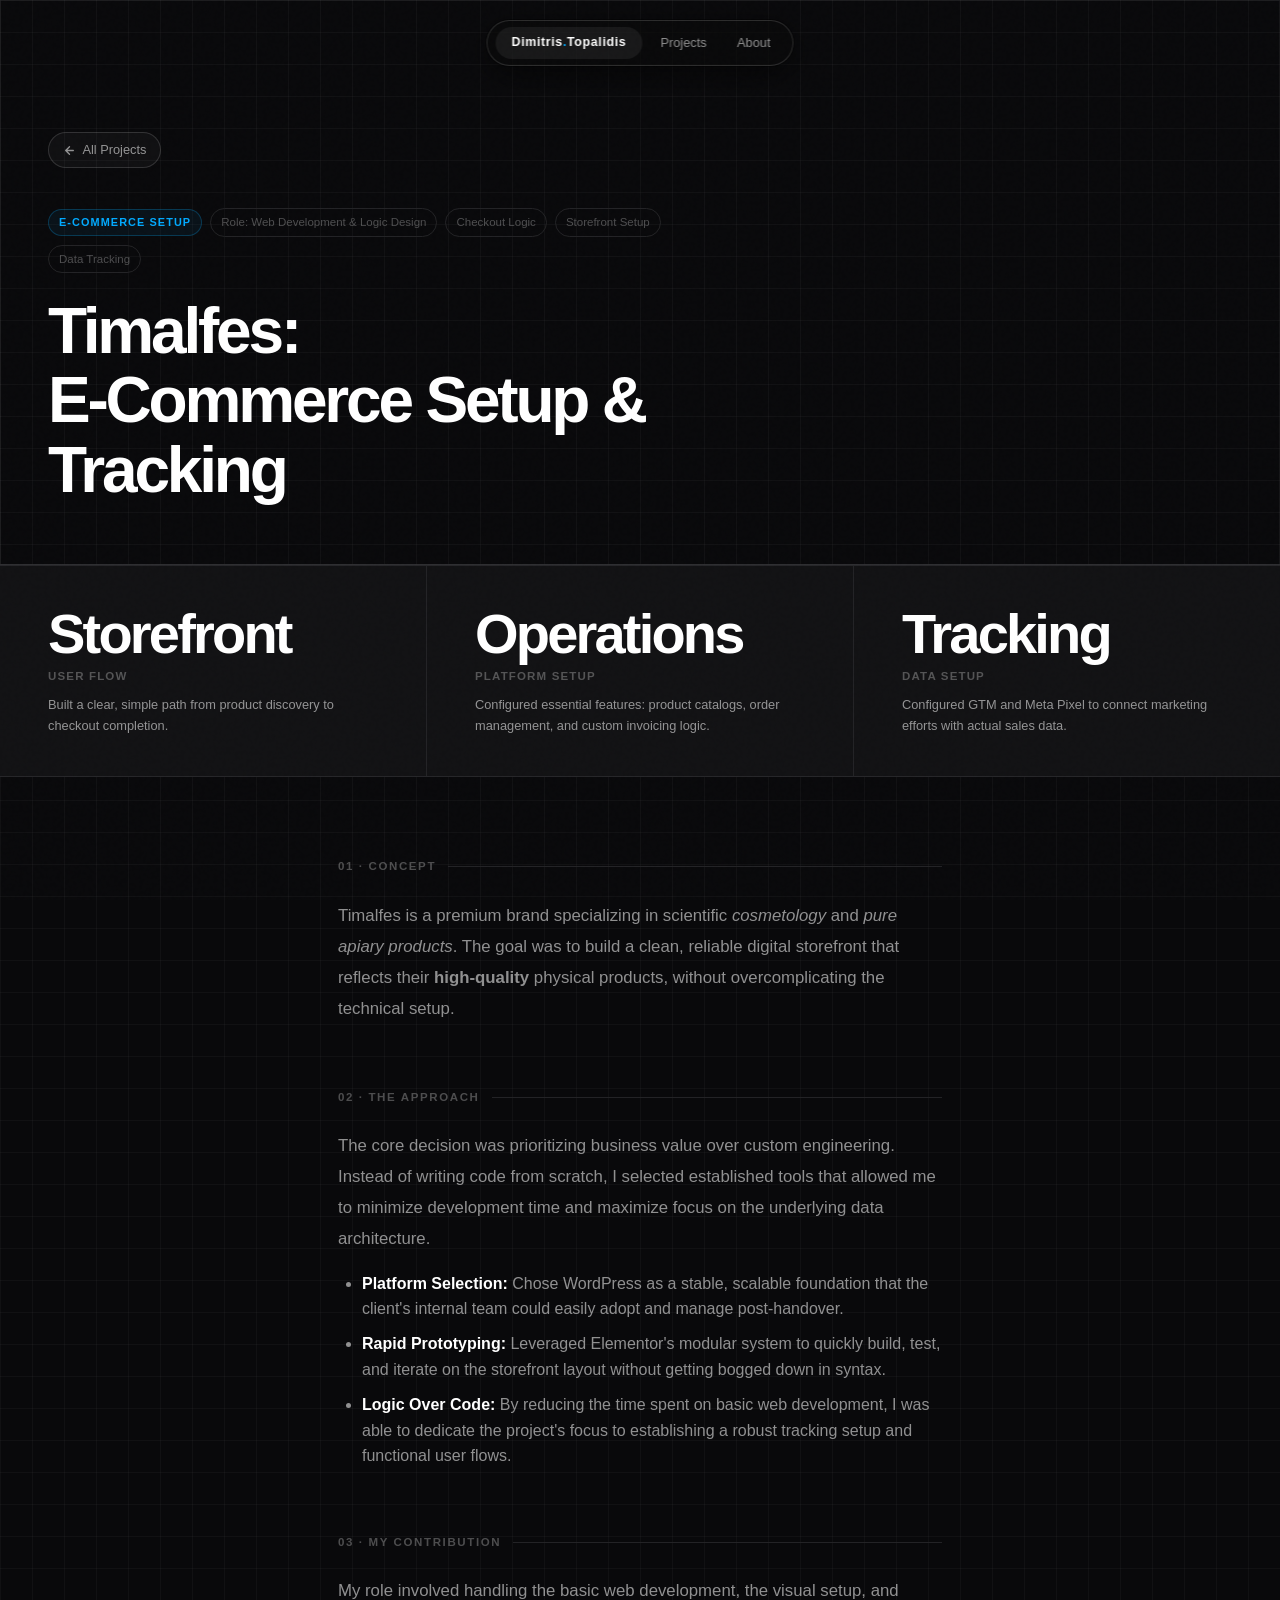
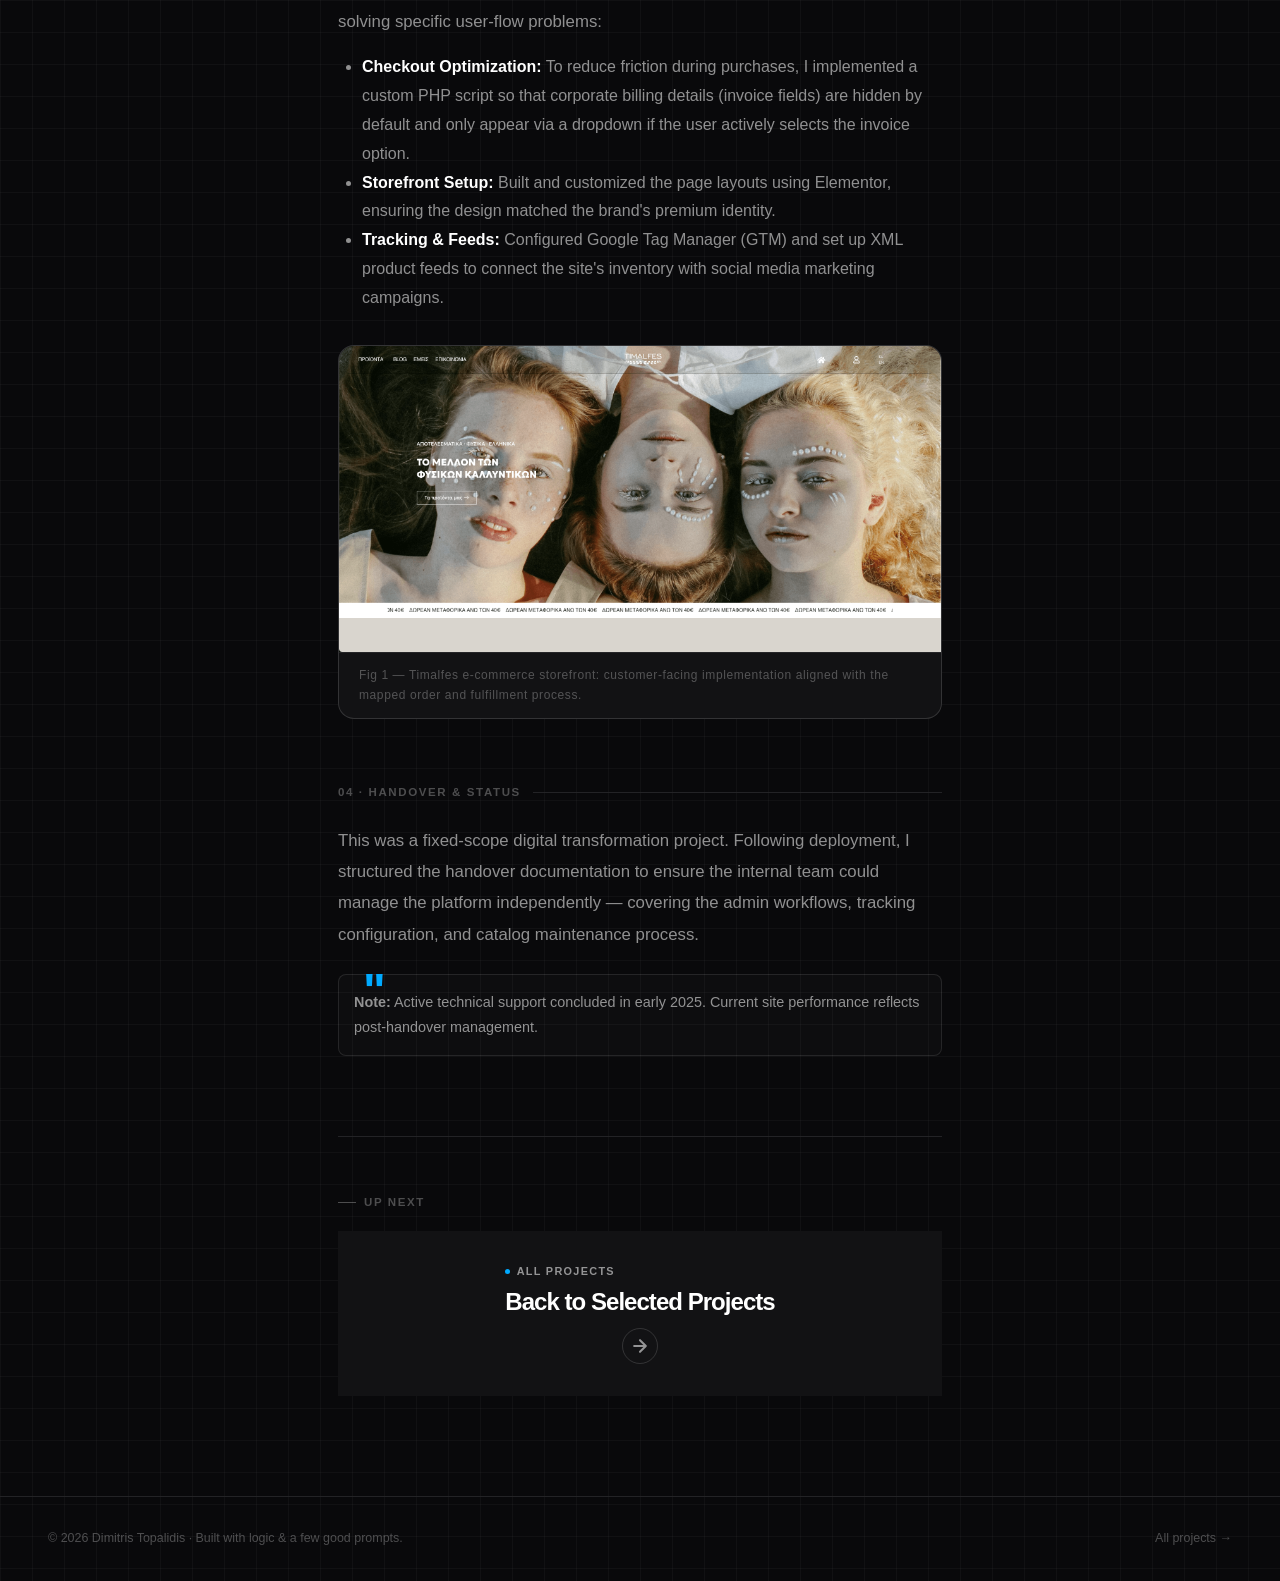
<file: project_3.html>
<!DOCTYPE html>
<html lang="en">

<head>
    <meta charset="UTF-8">
    <meta http-equiv="Content-Security-Policy"
        content="default-src 'none'; script-src 'self' https://*.tableau.com; style-src 'self' 'unsafe-inline' https://fonts.googleapis.com; font-src https://fonts.gstatic.com; img-src 'self' https://*.tableau.com https://placehold.co data:; frame-src https://*.tableau.com; connect-src 'self' https://*.tableau.com; object-src 'none'; base-uri 'self'; form-action 'none';">
    <meta name="viewport" content="width=device-width, initial-scale=1.0">
    <title>Timalfes: E-Commerce Business Process Implementation · Case Study · Portfolio</title>

    <link rel="preconnect" href="https://fonts.googleapis.com">
    <link rel="preconnect" href="https://fonts.gstatic.com" crossorigin>
    <link
        href="https://fonts.googleapis.com/css2?family=Inter:ital,opsz,wght@0,14..32,100..900;1,14..32,100..900&display=swap"
        rel="stylesheet">

    <link rel="stylesheet" href="stylesheet.css">
</head>

<body>

    <!-- ── Custom Cursor ──────────────────────────────────── -->
    <div id="c-ring" aria-hidden="true"></div>
    <div id="c-dot" aria-hidden="true"></div>

    <!-- ─── Floating Pill Nav ──────────────────────────────── -->
    <nav>
        <a href="index.html" class="logo">Dimitris<span style="color: var(--green);">.</span>Topalidis</a>
        <div class="nav-links">
            <a href="index.html#work">Projects</a>
            <a href="about.html">About</a>
        </div>
        <button class="hamburger" id="ham" aria-label="Open menu" aria-expanded="false">
            <span></span><span></span><span></span>
        </button>
    </nav>

    <div class="mobile-menu" id="mobile-menu">
        <a href="index.html#work">Projects</a>
        <a href="about.html">About</a>
    </div>

    <!-- ─── Case Study Hero ─────────────────────────────────── -->
    <header class="cs-hero">
        <img class="cs-hero-bg" alt="" aria-hidden="true">
        <div class="cs-hero-inner">
            <div class="reveal">
                <a href="index.html" class="back-btn">
                    <svg width="13" height="13" viewBox="0 0 24 24" fill="none" stroke="currentColor" stroke-width="2.5"
                        stroke-linecap="round" stroke-linejoin="round">
                        <path d="M19 12H5M12 19l-7-7 7-7" />
                    </svg>
                    All Projects
                </a>
            </div>


            <div class="cs-meta reveal delay-1">
                <span class="cs-badge">E-Commerce Setup</span>
                <span class="cs-tag">Role: Web Development & Logic Design</span>
                <span class="cs-tag">Checkout Logic</span>
                <span class="cs-tag">Storefront Setup</span>
                <span class="cs-tag">Data Tracking</span>
            </div>

            <h1 class="reveal delay-2">Timalfes:<br>E-Commerce Setup & Tracking</h1>
        </div>
    </header>


    <!-- ─── KPI Strip ───────────────────────────────────────── -->
    <div class="kpi-strip" role="list" aria-label="Key results">
        <div class="kpi-block reveal" role="listitem">
            <div class="kpi-val">Storefront</div>
            <div class="kpi-lbl">User Flow</div>
            <div class="kpi-desc">Built a clear, simple path from product discovery to checkout completion.
            </div>
        </div>
        <div class="kpi-block reveal delay-1" role="listitem">
            <div class="kpi-val">Operations</div>
            <div class="kpi-lbl">Platform Setup</div>
            <div class="kpi-desc">Configured essential features: product catalogs, order management, and custom
                invoicing logic.
            </div>
        </div>
        <div class="kpi-block reveal delay-2" role="listitem">
            <div class="kpi-val">Tracking</div>
            <div class="kpi-lbl">Data Setup</div>
            <div class="kpi-desc">Configured GTM and Meta Pixel to connect marketing efforts with actual sales data.
            </div>
        </div>
    </div>

    <!-- ─── Article ─────────────────────────────────────────── -->
    <article class="article">

        <section class="article-section reveal">
            <h2>01 · Concept</h2>
            <p>
                Timalfes is a premium brand specializing in scientific <em>cosmetology</em> and <em>pure apiary
                    products</em>. The goal was to build a clean, reliable digital storefront that reflects their
                <strong>high-quality</strong> physical products, without overcomplicating the technical setup.
            </p>
        </section>

        <section class="article-section reveal">
            <h2>02 · The Approach</h2>
            <p>
                The core decision was prioritizing business value over custom engineering.
                Instead of writing code from scratch, I selected established tools that allowed me
                to minimize development time and maximize focus on the underlying data architecture.
            </p>
            <ul
                style="color: var(--text-2); margin-left: 1.5rem; margin-top: 1rem; display: flex; flex-direction: column; gap: 0.6rem;">
                <li style="line-height: 1.6;"><strong style="color: var(--text-1);">Platform Selection:</strong>
                    Chose WordPress as a stable, scalable foundation that the client's internal team could easily adopt
                    and manage post-handover.
                </li>
                <li style="line-height: 1.6;"><strong style="color: var(--text-1);">Rapid Prototyping:</strong>
                    Leveraged Elementor's modular system to quickly build, test, and iterate on the storefront layout
                    without getting bogged down in syntax.
                </li>
                <li style="line-height: 1.6;"><strong style="color: var(--text-1);">Logic Over Code:</strong>
                    By reducing the time spent on basic web development, I was able to dedicate the project's focus to
                    establishing a robust tracking setup and functional user flows.
                </li>
            </ul>
        </section>

        <section class="article-section reveal">
            <h2>03 · My Contribution</h2>
            <p>My role involved handling the basic web development, the visual setup, and solving specific user-flow
                problems:
            </p>
            <ul style="color: var(--text-2); margin-left: 1.5rem; margin-top: 1rem;">
                <li style="line-height: 1.8;"><strong style="color: var(--text-1);">Checkout Optimization:</strong>
                    To reduce friction during purchases, I implemented a custom PHP script so that corporate billing
                    details (invoice fields) are hidden by default and only appear via a dropdown if the user actively
                    selects the invoice option.</li>
                <li style="line-height: 1.8;"><strong style="color: var(--text-1);">Storefront Setup:</strong>
                    Built and customized the page layouts using Elementor, ensuring the design matched the brand's
                    premium identity.
                </li>
                <li style="line-height: 1.8;"><strong style="color: var(--text-1);">Tracking & Feeds:</strong>
                    Configured Google Tag Manager (GTM) and set up XML product feeds to connect the site's inventory
                    with social media marketing campaigns.
                </li>
            </ul>
            <figure class="cs-figure reveal-fig">
                <img src="images_portfolio/timalfes.png" alt="Timalfes e-commerce storefront screenshot" width="860"
                    height="420" loading="lazy">
                <figcaption>Fig 1 — Timalfes e-commerce storefront: customer-facing implementation aligned with the
                    mapped order and fulfillment process.</figcaption>
            </figure>
        </section>

        <section class="article-section reveal">
            <h2>04 · Handover &amp; Status</h2>
            <p>
                This was a fixed-scope digital transformation project. Following deployment, I structured the
                handover documentation to ensure the internal team could manage the platform independently —
                covering the admin workflows, tracking configuration, and catalog maintenance process.
            </p>
            <div class="callout reveal"
                style="border-color: rgba(255, 255, 255, 0.1); background: rgba(255, 255, 255, 0.02); padding: 15px; border-radius: 8px; font-size: 0.9rem;">
                <strong>Note:</strong> Active technical support concluded in early 2025. Current site performance
                reflects post-handover management.
            </div>
        </section>

        <!-- ─── Next Project Module ─────────────────────────────── -->
        <div class="next-project-module reveal"
            style="margin-top: 5rem; padding-top: 3rem; border-top: 1px solid var(--border);">
            <p class="section-eyebrow">Up Next</p>
            <a href="index.html#work" class="bento-card glow-green"
                style="min-height: auto; padding: 2rem; display: flex; justify-content: space-between; align-items: center; text-decoration: none;">
                <div>
                    <span class="card-tag" style="color: var(--text-2);">All Projects</span>
                    <h3 style="font-size: 1.5rem; margin-top: 0.5rem; color: var(--text-1);">Back to Selected Projects
                    </h3>
                </div>
                <div class="card-arrow"
                    style="position: relative; bottom: auto; right: auto; transform: none; background: transparent; border-color: var(--border-hi);">
                    <svg width="20" height="20" viewBox="0 0 24 24" fill="none" stroke="currentColor" stroke-width="2.5"
                        stroke-linecap="round" stroke-linejoin="round">
                        <path d="M5 12h14M12 5l7 7-7 7" />
                    </svg>
                </div>
            </a>
        </div>
    </article>

    <!-- Scroll Progress Back to Top -->
    <div class="progress-wrap" id="progressWrap">
        <svg class="progress-circle" width="100%" height="100%" viewBox="-1 -1 102 102">
            <path d="M50,1 a49,49 0 0,1 0,98 a49,49 0 0,1 0,-98" />
        </svg>
        <div class="arrow-icon">
            <svg width="18" height="18" viewBox="0 0 24 24" fill="none" stroke="currentColor" stroke-width="3"
                stroke-linecap="round" stroke-linejoin="round">
                <path d="M18 15l-6-6-6 6" />
            </svg>
        </div>
    </div>


    <!-- ─── Footer ──────────────────────────────────────────── -->
    <footer>
        <span>© 2026 Dimitris Topalidis · Built with logic & a few good prompts.</span>
        <a href="index.html">All projects →</a>
    </footer>

    <script src="app.js" defer></script>
</body>

</html>
</file>
<file: stylesheet.css>
/* ============================================================
   PORTFOLIO · stylesheet.css
   Aesthetic: Precision / Analytical · BA Branding
   ============================================================ */

@import url('https://fonts.googleapis.com/css2?family=Inter:ital,opsz,wght@0,14..32,100..900;1,14..32,100..900&family=JetBrains+Mono:wght@300;400;700&display=swap');



/* ── Tokens ─────────────────────────────────────────────── */
:root {
    --bg: #09090b;
    --surface: #121214;
    --surface-2: #1a1a1c;
    --border: rgba(39, 39, 42, 0.9);
    --border-hi: rgba(255, 255, 255, 0.14);
    --accent: #fff;
    --accent-dim: rgba(255, 255, 255, 0.5);
    --green: #00aaff;
    --green-glow: rgba(0, 170, 255, 0.18);
    --green-dim: rgba(0, 170, 255, 0.08);
    --blue-glow: rgba(80, 180, 255, 0.12);
    --purple-glow: rgba(160, 80, 255, 0.12);
    --text-1: #ffffff;
    --text-2: rgba(255, 255, 255, 0.55);
    --text-3: rgba(255, 255, 255, 0.28);
    --radius-sm: 8px;
    --radius-md: 16px;
    --radius-lg: 24px;
    --radius-xl: 32px;
    --nav-h: 52px;
    --transition: 0.4s cubic-bezier(0.16, 1, 0.3, 1);
    --px: clamp(1.25rem, 5vw, 3rem);
    --mono: 'JetBrains Mono', 'Fira Code', monospace;
}

/* ── Reset ──────────────────────────────────────────────── */
*,
*::before,
*::after {
    margin: 0;
    padding: 0;
    box-sizing: border-box;
}

html {
    scroll-behavior: smooth;
}

body {
    font-family: 'Inter', -apple-system, BlinkMacSystemFont, sans-serif;
    background: var(--bg);
    /* Blueprint grid texture */
    background-image:
        linear-gradient(rgba(255, 255, 255, 0.03) 1px, transparent 1px),
        linear-gradient(90deg, rgba(255, 255, 255, 0.03) 1px, transparent 1px);
    background-size: 32px 32px;
    color: var(--text-1);
    line-height: 1.6;
    -webkit-font-smoothing: antialiased;
    overflow-x: hidden;
}

/* ── Monospace utility class ──────────────────────────────── */
.mono {
    font-family: var(--mono);
    letter-spacing: 0.04em;
}

/* ── POINTER  ──────────────────────────────── */
@media (pointer: fine) {
    * {
        cursor: none !important;
    }
}

/* ── Page fade-in ───────────────────────────────────────── */
body {
    animation: pagein 0.5s ease both;
}

@keyframes pagein {
    from {
        opacity: 0;
    }

    to {
        opacity: 1;
    }
}

/* ── Noise grain overlay ────────────────────────────────── */
body::after {
    content: '';
    position: fixed;
    inset: 0;
    background-image: url("data:image/svg+xml,%3Csvg viewBox='0 0 256 256' xmlns='http://www.w3.org/2000/svg'%3E%3Cfilter id='n'%3E%3CfeTurbulence type='fractalNoise' baseFrequency='0.85' numOctaves='4' stitchTiles='stitch'/%3E%3C/filter%3E%3Crect width='100%25' height='100%25' filter='url(%23n)' opacity='0.035'/%3E%3C/svg%3E");
    pointer-events: none;
    z-index: 9999;
    opacity: 0.4;
}

/* ============================================================
   FLOATING PILL NAV
   ============================================================ */
nav {
    position: fixed;
    top: 20px;
    left: 50%;
    transform: translateX(-50%);
    z-index: 1000;
    display: flex;
    align-items: center;
    gap: 0.25rem;
    padding: 6px 8px;
    background: rgba(10, 10, 10, 0.7);
    backdrop-filter: blur(24px) saturate(180%);
    -webkit-backdrop-filter: blur(24px) saturate(180%);
    border: 1px solid var(--border-hi);
    border-radius: 100px;
    box-shadow: 0 0 0 1px rgba(0, 0, 0, 0.5), 0 8px 32px rgba(0, 0, 0, 0.6);
    white-space: nowrap;
}

.logo {
    font-size: 0.78rem;
    font-weight: 600;
    letter-spacing: 0.05em;
    color: var(--text-1);
    text-decoration: none;
    padding: 6px 16px;
    border-radius: 100px;
    background: rgba(255, 255, 255, 0.06);
    transition: background var(--transition);
}

.logo:hover {
    background: rgba(255, 255, 255, 0.1);
}

.nav-links {
    display: flex;
    align-items: center;
    gap: 0.15rem;
}

.nav-links a {
    font-size: 0.8rem;
    font-weight: 500;
    color: var(--text-2);
    text-decoration: none;
    padding: 6px 14px;
    border-radius: 100px;
    transition: color var(--transition), background var(--transition);
}

.nav-links a:hover,
.nav-links a.active {
    color: var(--text-1);
    background: rgba(255, 255, 255, 0.08);
}

/* ── Hamburger (mobile) ─────────────────────────────────── */
.hamburger {
    display: none;
    flex-direction: column;
    justify-content: center;
    gap: 5px;
    width: 34px;
    height: 34px;
    cursor: pointer;
    background: none;
    border: none;
    padding: 4px;
    border-radius: 100px;
    margin-left: auto;
    /* always push to right side of nav */
}

.hamburger span {
    display: block;
    height: 1.5px;
    background: var(--text-1);
    border-radius: 2px;
    transition: transform 0.3s ease, opacity 0.3s ease;
    transform-origin: center;
}

.hamburger.open span:nth-child(1) {
    transform: translateY(6.5px) rotate(45deg);
}

.hamburger.open span:nth-child(2) {
    opacity: 0;
    transform: scaleX(0);
}

.hamburger.open span:nth-child(3) {
    transform: translateY(-6.5px) rotate(-45deg);
}

/* ── Mobile menu ────────────────────────────────────────── */
.mobile-menu {
    position: fixed;
    inset: 0;
    background: rgba(0, 0, 0, 0.96);
    backdrop-filter: blur(24px);
    -webkit-backdrop-filter: blur(24px);
    z-index: 999;
    display: flex;
    flex-direction: column;
    align-items: center;
    justify-content: center;
    gap: 2.5rem;
    opacity: 0;
    pointer-events: none;
    transition: opacity 0.35s ease;
}

.mobile-menu.open {
    opacity: 1;
    pointer-events: all;
}

.mobile-menu a {
    font-size: 2.2rem;
    font-weight: 700;
    letter-spacing: -0.04em;
    color: var(--text-1);
    text-decoration: none;
    transition: color 0.2s;
}

.mobile-menu a:hover {
    color: var(--green);
}

/* ============================================================
   SCROLL REVEAL
   ============================================================ */
.reveal {
    opacity: 0;
    transform: translateY(24px) scale(0.98);
    transition: opacity 0.7s cubic-bezier(0.16, 1, 0.3, 1),
        transform 0.7s cubic-bezier(0.16, 1, 0.3, 1);
}

.reveal.in {
    opacity: 1;
    transform: translateY(0) scale(1);
}

/* Figure scale-in — separate class keeps will-change contained */
.reveal-fig {
    opacity: 0;
    transform: scale(0.95);
    transition: opacity 0.5s cubic-bezier(0.16, 1, 0.3, 1),
        transform 0.5s cubic-bezier(0.16, 1, 0.3, 1);
    will-change: transform, opacity;
}

.reveal-fig.in {
    opacity: 1;
    transform: scale(1);
}

.delay-1 {
    transition-delay: 0.08s;
}

.delay-2 {
    transition-delay: 0.16s;
}

.delay-3 {
    transition-delay: 0.24s;
}

.delay-4 {
    transition-delay: 0.32s;
}

.delay-5 {
    transition-delay: 0.4s;
}

/* ============================================================
   LAYOUT HELPERS
   ============================================================ */
.container {
    width: 100%;
    max-width: 1100px;
    margin-inline: auto;
    padding-inline: var(--px);
}

.section-eyebrow {
    display: inline-flex;
    align-items: center;
    gap: 0.5rem;
    font-size: 0.72rem;
    font-weight: 600;
    letter-spacing: 0.14em;
    text-transform: uppercase;
    color: var(--text-3);
    margin-bottom: 1.2rem;
}

.section-eyebrow::before {
    content: '';
    display: inline-block;
    width: 18px;
    height: 1px;
    background: var(--text-3);
}

/* ============================================================
   ═══ INDEX.HTML ═══
   ============================================================ */

/* ── Hero ───────────────────────────────────────────────── */
.hero {
    min-height: 85svh;
    display: flex;
    flex-direction: column;
    justify-content: flex-start;
    padding-top: calc(var(--nav-h) + 100px);
    position: relative;
    overflow: hidden;
}

.avatar-container {
    position: relative;
    width: 140px;
    height: 140px;
    display: inline-block;
    margin-bottom: 25px;
    margin-inline: auto;
}

.avatar-glow {
    position: absolute;
    inset: -5px;
    border-radius: 50%;
    background: conic-gradient(from 0deg, transparent, var(--green), transparent);
    animation: rotate 4s linear infinite;
}

.avatar-mask {
    position: relative;
    width: 100%;
    height: 100%;
    border-radius: 50%;
    border: 3px solid #000;
    z-index: 2;
    overflow: hidden;
    background: #09090b;
}

.avatar-mask img {
    width: 100%;
    height: 100%;
    object-fit: cover;
    transform: scale(1.75);
    transform-origin: center 47%;
    display: block;
}

@keyframes rotate {
    100% {
        transform: rotate(360deg);
    }
}

.hero-role {
    font-size: 0.8rem;
    font-family: var(--mono);
    letter-spacing: 0.15em;
    color: var(--text-2);
    text-transform: uppercase;
    margin-bottom: 25px;
    font-weight: 700;
}

/* Central radial glow */
.hero::before {
    content: '';
    position: absolute;
    top: 30%;
    left: 50%;
    transform: translate(-50%, -50%);
    width: 700px;
    height: 700px;
    border-radius: 50%;
    background: radial-gradient(circle, rgba(0, 170, 255, 0.06) 0%, transparent 65%);
    pointer-events: none;
}

.hero-inner {
    max-width: 900px;
    margin-inline: auto;
    text-align: center;
}

.hero-tag {
    display: inline-flex;
    align-items: center;
    gap: 0.5rem;
    padding: 5px 14px;
    border: 1px solid var(--border-hi);
    border-radius: 100px;
    font-size: 0.75rem;
    font-weight: 500;
    color: var(--text-2);
    margin-bottom: 2.5rem;
    background: rgba(255, 255, 255, 0.03);
    letter-spacing: 0.04em;
}

.hero-tag .dot {
    width: 6px;
    height: 6px;
    border-radius: 50%;
    background: var(--green);
    box-shadow: 0 0 8px var(--green);
    animation: pulse 2s ease-in-out infinite;
}

@keyframes pulse {

    0%,
    100% {
        opacity: 1;
        transform: scale(1);
    }

    50% {
        opacity: 0.5;
        transform: scale(0.8);
    }
}

.hero h1 {
    font-size: clamp(3rem, 8vw, 6.5rem);
    font-weight: 900;
    letter-spacing: -0.05em;
    line-height: 1.0;
    color: var(--text-1);
    margin-bottom: 1.75rem;
}

.hero h1 em {
    font-style: normal;
    background: linear-gradient(135deg, #ffffff 30%, var(--green) 100%);
    -webkit-background-clip: text;
    -webkit-text-fill-color: transparent;
    background-clip: text;
    filter: drop-shadow(0px 0px 12px var(--green-glow));
}

.hero-sub {
    font-size: clamp(1rem, 2vw, 1.15rem);
    font-weight: 400;
    color: var(--text-2);
    max-width: 480px;
    margin-inline: auto;
    margin-bottom: 3rem;
    line-height: 1.7;

}

.hero-cta {
    display: flex;
    flex-wrap: wrap;
    justify-content: center;
    gap: 0.75rem;
    padding-bottom: 2em;
}

/* Buttons */
.btn {
    display: inline-flex;
    align-items: center;
    gap: 0.45rem;
    font-size: 0.85rem;
    font-weight: 500;
    border-radius: 100px;
    padding: 11px 22px;
    text-decoration: none;
    cursor: pointer;
    transition: all 0.3s ease;
    letter-spacing: 0.01em;
}

.btn-white {
    background: #fff;
    color: #000;
    border: 1px solid #fff;
}

.btn-white:hover {
    background: rgba(255, 255, 255, 0.88);
    box-shadow: 0 0 24px rgba(255, 255, 255, 0.15);
    transform: translateY(-1px);
}

.btn-accent {
    background: var(--green);
    color: #fff;
    border: 1px solid var(--green);
    box-shadow: 0 0 15px var(--green-glow);
    text-shadow: 0 1px 2px rgba(0, 0, 0, 0.15);
}

.btn-accent:hover {
    background: #009ced;
    border-color: #009ced;
    box-shadow: 0 0 24px rgba(0, 170, 255, 0.4);
    transform: translateY(-1px);
}

.btn-ghost {
    background: transparent;
    color: var(--text-2);
    border: 1px solid var(--border-hi);
}

.btn-ghost:hover {
    color: var(--text-1);
    border-color: rgba(255, 255, 255, 0.4);
    background: rgba(255, 255, 255, 0.04);
}

/* ── Divider line ───────────────────────────────────────── */
.divider {
    width: 100%;
    height: 1px;
    background: var(--border);
    margin: 0;
}

/* ── Bento Work Section ─────────────────────────────────── */
.work-section {
    padding: 40px var(--px) 40px;
}

.work-header {
    display: flex;
    align-items: flex-end;
    justify-content: space-between;
    flex-wrap: wrap;
    gap: 1rem;
    margin-bottom: 2.5rem;
}

.work-header h2 {
    font-size: clamp(2rem, 4vw, 3rem);
    font-weight: 800;
    letter-spacing: -0.04em;
    line-height: 1.1;
}

.work-header .view-all {
    font-size: 0.82rem;
    font-weight: 500;
    color: var(--text-2);
    text-decoration: none;
    display: flex;
    align-items: center;
    gap: 0.3rem;
    transition: color 0.2s;
}

.work-header .view-all:hover {
    color: var(--text-1);
}

/* Bento Grid */
.bento-grid {
    display: grid;
    grid-template-columns: repeat(12, 1fr);
    grid-auto-rows: auto;
    gap: 1px;
    background: var(--border);
    border: 1px solid var(--border);
    border-radius: var(--radius-xl);
    overflow: hidden;
}

.bento-card {
    position: relative;
    background: var(--surface);
    padding: 2.5rem;
    overflow: hidden;
    text-decoration: none;
    color: inherit;
    display: flex;
    flex-direction: column;
    gap: 0.75rem;
    min-height: 300px;
    transition: background var(--transition);
}

.bento-card::before {
    content: '';
    position: absolute;
    inset: 0;
    opacity: 0;
    transition: opacity 0.5s ease;
    pointer-events: none;
}

.bento-card:hover {
    background: var(--surface-2);
}

.bento-card:hover::before {
    opacity: 1;
}

/* Card glow variants */
.bento-card.glow-green::before {
    background: radial-gradient(circle at var(--mx, 50%) var(--my, 50%), var(--green-glow) 0%, transparent 60%);
}

.bento-card.glow-blue::before {
    background: radial-gradient(circle at var(--mx, 50%) var(--my, 50%), var(--blue-glow) 0%, transparent 60%);
}

.bento-card.glow-purple::before {
    background: radial-gradient(circle at var(--mx, 50%) var(--my, 50%), var(--purple-glow) 0%, transparent 60%);
}

/* ── Latest Project Badge (Floating on Border) ───────────── */
.bento-card {
    position: relative;
    /* Απαραίτητο για να λειτουργήσει το absolute του badge */
    overflow: visible !important;

}

.bento-grid,
.methodology-grid {
    /* Δίνουμε λίγο χώρο πάνω για να χωρέσει το badge που προεξέχει */
    margin-top: 2rem !important;
    overflow: visible !important;
}

/* ── Latest Project Badge with Wavy Glow ────────────────── */
.latest-badge {
    position: absolute;
    top: -15px;
    left: 24px;
    z-index: 9999;

    display: inline-block;
    padding: 6px 14px;
    border-radius: 8px;

    /* Γραμματοσειρά & Κείμενο */
    color: #ffffff;
    font-family: var(--mono);
    font-size: 0.65rem;
    font-weight: 800;
    letter-spacing: 0.08em;
    text-transform: uppercase;

    /* ΤΟ ΜΥΣΤΙΚΟ ΤΟΥ WAVY GLOW: */
    /* Φτιάχνουμε ένα πολύ μεγάλο gradient με 4 χρώματα */
    background: linear-gradient(-45deg, #1d4ed8, #3b82f6, #60a5fa, #3b82f6);
    /* Το κάνουμε 4 φορές μεγαλύτερο από το badge για να μπορεί να "κινείται" */
    background-size: 400% 400%;
    /* Εφαρμογή της κίνησης */
    animation: latestWave 6s ease infinite;

    /* Border & Glow */
    border: 1px solid rgba(255, 255, 255, 0.3);
    box-shadow: 0 4px 15px rgba(59, 130, 246, 0.4);

    transition: transform 0.3s var(--transition);
    cursor: default;
}

/* Η ΚΙΝΗΣΗ ΤΟΥ ΚΥΜΑΤΟΣ */
@keyframes latestWave {
    0% {
        background-position: 0% 50%;
    }

    50% {
        background-position: 100% 50%;
    }

    100% {
        background-position: 0% 50%;
    }
}

/* Hover εφέ για έξτρα βάθος */
.bento-card:hover .latest-badge {
    transform: translateY(-3px) scale(1.05);
    box-shadow: 0 6px 20px rgba(59, 130, 246, 0.6);
    border-color: rgba(255, 255, 255, 0.5);
}

/* Εφέ κίνησης στο hover της κάρτας */
.bento-card:hover .latest-badge {
    background: #2563eb;
    /* Ελαφρώς πιο σκούρο μπλε στο hover */
    transform: translateY(-2px) scale(1.02);
}

/* Span utils */
.col-8 {
    grid-column: span 8;
}

.col-4 {
    grid-column: span 4;
}

.col-6 {
    grid-column: span 6;
}

.col-12 {
    grid-column: span 12;
}

.bento-card .card-tag {
    font-size: 0.68rem;
    font-weight: 600;
    letter-spacing: 0.12em;
    text-transform: uppercase;
    color: var(--green);
    display: flex;
    align-items: center;
    gap: 0.4rem;
}

.bento-card .card-tag::before {
    content: '';
    width: 5px;
    height: 5px;
    border-radius: 50%;
    background: var(--green);
}

.bento-card h3 {
    font-size: clamp(1.3rem, 2.5vw, 2rem);
    font-weight: 800;
    letter-spacing: -0.04em;
    line-height: 1.15;
    color: var(--text-1);
}

.bento-card p {
    font-size: 0.875rem;
    color: var(--text-2);
    line-height: 1.65;
    max-width: 690px;
}

.bento-card .card-kpis {
    display: flex;
    gap: 1.5rem;
    margin-top: auto;
    padding-top: 1.5rem;
    border-top: 1px solid var(--border);
    flex-wrap: wrap;
}

.kpi-mini {
    display: flex;
    flex-direction: column;
    gap: 0.15rem;
}

.kpi-mini .val {
    font-size: 1.6rem;
    font-weight: 800;
    letter-spacing: -0.04em;
    color: var(--text-1);
    line-height: 1;
}

.kpi-mini .lbl {
    font-size: 0.68rem;
    font-weight: 500;
    color: var(--text-3);
    letter-spacing: 0.06em;
    text-transform: uppercase;
}

.bento-card .card-arrow {
    position: absolute;
    bottom: 2rem;
    right: 2rem;
    width: 36px;
    height: 36px;
    border: 1px solid var(--border-hi);
    border-radius: 100%;
    display: flex;
    align-items: center;
    justify-content: center;
    color: var(--text-2);
    transition: all 0.3s ease;
}

.bento-card:hover .card-arrow {
    background: var(--text-1);
    color: #000;
    border-color: var(--text-1);
    transform: rotate(-45deg);
}

/* Coming-soon card */
.bento-card.coming-soon {
    cursor: default;
    opacity: 0.45;
}

.bento-card.coming-soon:hover {
    background: var(--surface);
}

.bento-card.coming-soon::before {
    display: none;
}

.bento-card.coming-soon:hover .card-arrow {
    background: transparent;
    color: var(--text-2);
    border-color: var(--border-hi);
    transform: none;
}

/* Decorative grid lines inside card */
.bento-card .grid-deco {
    position: absolute;
    inset: 0;
    background-image:
        linear-gradient(rgba(255, 255, 255, 0.015) 1px, transparent 1px),
        linear-gradient(90deg, rgba(255, 255, 255, 0.015) 1px, transparent 1px);
    background-size: 40px 40px;
    pointer-events: none;
}

/* ============================================================
   ═══ ABOUT.HTML ═══
   ============================================================ */

.about-hero {
    min-height: 60svh;
    display: flex;
    flex-direction: column;
    justify-content: flex-end;
    padding: calc(var(--nav-h) + 100px) var(--px) 60px;
    max-width: 1100px;
    margin-inline: auto;
}

.about-hero h1 {
    font-size: clamp(2.8rem, 7vw, 5.5rem);
    font-weight: 900;
    letter-spacing: -0.05em;
    line-height: 1.05;
    max-width: 700px;
    margin-bottom: 1.5rem;
}

.pitch {
    font-size: clamp(1rem, 1.8vw, 1.15rem);
    color: var(--text-2);
    max-width: 560px;
    line-height: 1.75;
}

.pitch strong {
    color: var(--text-1);
    font-weight: 600;
}

/* ── Timeline ───────────────────────────────────────────── */
.timeline-section {
    padding: 60px var(--px) 100px;
    max-width: 1100px;
    margin-inline: auto;
}

.timeline {
    position: relative;
    display: flex;
    flex-direction: column;
    gap: 2px;
    background: var(--border);
    border: 1px solid var(--border);
    border-radius: var(--radius-xl);
    overflow: hidden;
    margin-top: 1.5rem;
}

.timeline-item {
    position: relative;
    background: var(--surface);
    padding: 2.5rem 3rem;
    display: grid;
    grid-template-columns: 160px 1fr;
    gap: 2rem;
    align-items: start;
    transition: background var(--transition);
}

.timeline-item:hover {
    background: var(--surface-2);
}

.t-date {
    font-size: 0.72rem;
    font-weight: 600;
    letter-spacing: 0.1em;
    text-transform: uppercase;
    color: var(--text-3);
    padding-top: 0.25rem;
}

.timeline-item.current .t-date {
    color: var(--green);
}

.t-content h3 {
    font-size: 1.05rem;
    font-weight: 700;
    letter-spacing: -0.02em;
    color: var(--text-1);
    margin-bottom: 0.5rem;
}

.t-content p {
    font-size: 0.875rem;
    color: var(--text-2);
    line-height: 1.65;
}

.t-dot {
    position: absolute;
    left: calc(160px + 3rem + 1rem - 5px);
    top: 2.8rem;
    width: 10px;
    height: 10px;
    border-radius: 50%;
    background: var(--border-hi);
    border: 1.5px solid rgba(255, 255, 255, 0.2);
    transform: translateX(-50%);
}

.timeline-item.current .t-dot {
    background: var(--green);
    border-color: transparent;
    box-shadow: 0 0 0 4px rgba(0, 170, 255, 0.15), 0 0 12px var(--green);
}


/* ── Human Element ────────────────────────────────────────── */
.about-bio-section {
    padding: 0 var(--px) 100px;
    max-width: 1100px;
    margin-inline: auto;
}

.bio-content {
    color: var(--text-2);
    max-width: 65ch;
    line-height: 1.6;
    font-size: 1.1rem;
    margin-top: 1.5rem;
}

.bio-para-gap {
    margin-bottom: 1.5rem;
}

/* ── Skills grid ────────────────────────────────────────── */
.skills-section {
    padding: 0 var(--px) 100px;
    max-width: 1100px;
    margin-inline: auto;
}

.chips {
    display: flex;
    flex-wrap: wrap;
    gap: 0.6rem;
    margin-top: 1.5rem;
}

.chip {
    display: inline-flex;
    align-items: center;
    padding: 8px 16px;
    border: 1px solid var(--border-hi);
    border-radius: 100px;
    font-size: 0.8rem;
    font-weight: 500;
    color: var(--text-2);
    background: rgba(255, 255, 255, 0.03);
    transition: all 0.25s ease;
    cursor: default;
}

.chip:hover {
    color: var(--text-1);
    border-color: rgba(255, 255, 255, 0.35);
    background: rgba(255, 255, 255, 0.06);
}

/* ============================================================
   ═══ PROJECT_1.HTML ═══
   ============================================================ */

.cs-hero {
    min-height: 55svh;
    display: flex;
    flex-direction: column;
    justify-content: flex-end;
    padding: calc(var(--nav-h) + 80px) var(--px) 60px;
    position: relative;
    overflow: hidden;
}

.cs-hero::before {
    content: '';
    position: absolute;
    bottom: 0;
    left: 0;
    right: 0;
    height: 1px;
    background: var(--border);
}

.cs-hero-inner {
    max-width: 700px;
}

.back-btn {
    display: inline-flex;
    align-items: center;
    gap: 0.4rem;
    font-size: 0.8rem;
    font-weight: 500;
    color: var(--text-2);
    text-decoration: none;
    padding: 7px 14px;
    border: 1px solid var(--border-hi);
    border-radius: 100px;
    margin-bottom: 2.5rem;
    transition: all 0.25s ease;
    background: rgba(255, 255, 255, 0.03);
}

.back-btn:hover {
    color: var(--text-1);
    border-color: rgba(255, 255, 255, 0.3);
    background: rgba(255, 255, 255, 0.06);
}

.cs-meta {
    display: flex;
    flex-wrap: wrap;
    gap: 0.5rem;
    margin-bottom: 1.5rem;
    align-items: center;
}

.cs-badge {
    font-size: 0.68rem;
    font-weight: 600;
    letter-spacing: 0.1em;
    text-transform: uppercase;
    color: var(--green);
    padding: 4px 10px;
    border: 1px solid rgba(0, 170, 255, 0.25);
    border-radius: 100px;
    background: rgba(0, 170, 255, 0.06);
}

.cs-tag {
    font-size: 0.72rem;
    font-weight: 500;
    color: var(--text-3);
    padding: 4px 10px;
    border: 1px solid var(--border);
    border-radius: 100px;
}

.cs-hero h1 {
    font-size: clamp(2.2rem, 5.5vw, 4rem);
    font-weight: 900;
    letter-spacing: -0.05em;
    line-height: 1.08;
    color: var(--text-1);
}

/* ── KPI strip ──────────────────────────────────────────── */
.kpi-strip {
    display: grid;
    grid-template-columns: repeat(3, 1fr);
    gap: 1px;
    background: var(--border);
    border-top: 1px solid var(--border);
    border-bottom: 1px solid var(--border);
    margin: 0;
}

.kpi-block {
    background: var(--surface);
    padding: 2.5rem var(--px);
    display: flex;
    flex-direction: column;
    gap: 0.35rem;
    position: relative;
    overflow: hidden;
    transition: background var(--transition);
}

.kpi-block:hover {
    background: var(--surface-2);
}

.kpi-block::before {
    content: '';
    position: absolute;
    bottom: 0;
    left: 0;
    right: 0;
    height: 1px;
    background: linear-gradient(to right, var(--green), transparent);
    opacity: 0;
    transition: opacity 0.4s ease;
}

.kpi-block:hover::before {
    opacity: 0.6;
}

.kpi-val {
    font-size: clamp(2.4rem, 5vw, 3.5rem);
    font-weight: 900;
    letter-spacing: -0.05em;
    color: var(--text-1);
    line-height: 1;
}

.kpi-lbl {
    font-size: 0.72rem;
    font-weight: 600;
    letter-spacing: 0.1em;
    text-transform: uppercase;
    color: var(--text-3);
}

.kpi-desc {
    font-size: 0.8rem;
    color: var(--text-2);
    margin-top: 0.25rem;
}

/* ── Article body ───────────────────────────────────────── */
.article {
    max-width: 700px;
    margin-inline: auto;
    padding: 80px var(--px) 100px;
}

.article-section {
    margin-bottom: 4rem;
}


.article-section h2 {
    font-size: 0.72rem;
    font-weight: 700;
    letter-spacing: 0.14em;
    text-transform: uppercase;
    color: var(--text-3);
    margin-bottom: 1.5rem;
    display: flex;
    align-items: center;
    gap: 0.75rem;
}

.article-section h2::after {
    content: '';
    flex: 1;
    height: 1px;
    background: var(--border);
}

.article-section p {
    font-size: 1.05rem;
    color: var(--text-2);
    line-height: 1.85;
}

.article-section p+p {
    margin-top: 1.25rem;
}

/* Callout box */
.callout {
    border: 1px solid var(--border-hi);
    border-radius: var(--radius-md);
    padding: 1.5rem 2rem;
    background: rgba(255, 255, 255, 0.02);
    font-size: 1.05rem;
    color: var(--text-2);
    line-height: 1.75;
    position: relative;
    margin-top: 1.5rem;
}

.callout::before {
    content: '"';
    position: absolute;
    top: -0.5rem;
    left: 1.5rem;
    font-size: 3rem;
    color: var(--green);
    font-weight: 900;
    line-height: 1;
}

/* ============================================================
   FOOTER
   ============================================================ */
footer {
    border-top: 1px solid var(--border);
    padding: 2rem var(--px);
    display: flex;
    justify-content: space-between;
    align-items: center;
    flex-wrap: wrap;
    gap: 1rem;
    color: var(--text-3);
    font-size: 0.78rem;
}

footer a {
    color: var(--text-3);
    text-decoration: none;
    transition: color 0.2s;
}

footer a:hover {
    color: var(--text-1);
}

/* ============================================================
   RESPONSIVE
   ============================================================ */
@media (max-width: 768px) {
    .hamburger {
        display: flex;
    }

    .nav-links {
        display: none;
    }

    .bento-grid {
        background: var(--bg);
        border-radius: var(--radius-lg);
    }

    .col-8,
    .col-4,
    .col-6,
    .col-12 {
        grid-column: span 12;
    }

    .bento-card {
        min-height: 240px;
    }

    .timeline-item {
        grid-template-columns: 1fr;
        gap: 0.5rem;
        padding: 2rem 1.5rem 2rem 2.5rem;
    }

    .t-dot {
        left: 0.9rem;
        top: 2.45rem;
        transform: none;
    }

    .kpi-strip {
        grid-template-columns: 1fr;
    }

    nav {
        left: 1rem;
        right: 1rem;
        transform: none;
        width: auto;
    }

    .hero-sub {
        padding-inline: clamp(2.5rem, 1vw, 1rem);
    }

}

@media (min-width: 769px) {
    .mobile-menu {
        display: none !important;
    }
}

/* ============================================================
   NEW: IMAGE PLACEHOLDERS & WRAPPERS
   ============================================================ */

/* ── project_1.html · Hero background image ── */
.cs-hero-bg {
    position: absolute;
    inset: 0;
    width: 100%;
    height: 100%;
    object-fit: cover;
    opacity: 0.07;
    /* very subtle — text stays readable */
    pointer-events: none;
    z-index: 0;
    filter: grayscale(100%);
}

/* Ensure inner content sits above the bg image */
.cs-hero-inner {
    position: relative;
    z-index: 1;
}

/* ── project_1.html · Solution figure ── */
.cs-figure {
    margin: 2rem 0 0;
    border-radius: var(--radius-md);
    border: 1px solid var(--border-hi);
    overflow: hidden;
    background: var(--surface);
    position: relative;
}

.cs-figure img {
    display: block;
    width: 100%;
    height: auto;
    transition: transform 0.6s cubic-bezier(0.16, 1, 0.3, 1);
    filter: grayscale(20%);
}

.cs-figure:hover img {
    transform: scale(1.04);
}

.cs-figure figcaption {
    padding: 0.85rem 1.25rem;
    font-size: 0.75rem;
    color: var(--text-3);
    letter-spacing: 0.05em;
    border-top: 1px solid var(--border);
}

/* ── index.html · Bento card image ── */
.card-img-wrap {
    width: 100%;
    height: 160px;
    border-radius: var(--radius-sm);
    overflow: hidden;
    border: 1px solid var(--border);
    margin-top: auto;
    flex-shrink: 0;
}

.card-img-wrap img {
    display: block;
    width: 100%;
    height: 100%;
    object-fit: cover;
    filter: grayscale(30%);
    transition: transform 0.6s cubic-bezier(0.16, 1, 0.3, 1), filter 0.4s ease;
}

/* Trigger scale when parent card is hovered */
.bento-card:hover .card-img-wrap img {
    transform: scale(1.05);
    filter: grayscale(0%);
}

/* ── about.html · Hero layout with headshot ── */
.about-hero-inner {
    display: grid;
    grid-template-columns: 1fr auto;
    gap: 3rem;
    align-items: end;
}

.headshot-wrap {
    width: 160px;
    height: 160px;
    border-radius: 24px;
    /* squircle feel */
    overflow: hidden;
    border: 1px solid var(--border-hi);
    flex-shrink: 0;
    background: var(--surface);
    transition: border-color var(--transition);
}

.headshot-wrap:hover {
    border-color: rgba(0, 170, 255, 0.45);
}

.headshot-wrap img {
    display: block;
    width: 100%;
    height: 100%;
    object-fit: cover;
    filter: grayscale(15%);
    transition: transform 0.5s ease, filter 0.4s ease;
}

.headshot-wrap:hover img {
    transform: scale(1.04);
    filter: grayscale(0%);
}

/* ============================================================
   NEW: ABOUT PAGE — FRAMEWORK / METHODOLOGY GRID
   ============================================================ */
.framework-section {
    padding: 0 var(--px) 80px;
    max-width: 1100px;
    margin-inline: auto;
}

.framework-grid {
    display: grid;
    grid-template-columns: repeat(3, 1fr);
    gap: 1px;
    background: var(--border);
    border: 1px solid var(--border);
    border-radius: var(--radius-xl);
    overflow: hidden;
    margin-top: 1.5rem;
}

.framework-card {
    background: var(--surface);
    padding: 2rem;
    display: flex;
    flex-direction: column;
    gap: 0.75rem;
    transition: background var(--transition);
    position: relative;
    overflow: hidden;
}

.framework-card::before {
    content: '';
    position: absolute;
    top: 0;
    left: 0;
    right: 0;
    height: 1px;
    background: linear-gradient(to right, var(--green), transparent);
    opacity: 0;
    transition: opacity 0.4s ease;
}

.framework-card:hover {
    background: var(--surface-2);
}

.framework-card:hover::before {
    opacity: 1;
}

.fc-step {
    font-family: 'Inter', monospace;
    font-size: 0.68rem;
    font-weight: 700;
    letter-spacing: 0.14em;
    text-transform: uppercase;
    color: var(--green);
}

.fc-title {
    font-size: 1.05rem;
    font-weight: 800;
    letter-spacing: -0.03em;
    color: var(--text-1);
    line-height: 1.2;
}

.fc-desc {
    font-size: 0.82rem;
    color: var(--text-2);
    line-height: 1.65;
}

.fc-icon {
    font-size: 1.6rem;
    margin-bottom: 0.25rem;
}

/* ============================================================
   NEW: ABOUT PAGE — SPLIT SKILLS
   ============================================================ */
.skill-group {
    margin-top: 1.75rem;
}

.skill-group-label {
    font-size: 0.68rem;
    font-weight: 700;
    letter-spacing: 0.14em;
    text-transform: uppercase;
    color: var(--text-3);
    margin-bottom: 0.75rem;
    display: flex;
    align-items: center;
    gap: 0.5rem;
}

.skill-group-label::before {
    content: '';
    width: 18px;
    height: 1px;
    background: var(--text-3);
    flex-shrink: 0;
}

/* Tech chips get the accent tint */
.chip.tech:hover {
    color: var(--green);
    border-color: rgba(0, 170, 255, 0.35);
    background: rgba(0, 170, 255, 0.05);
}

/* Business Analysis chips get a violet tint */
.chip.ba {
    border-color: rgba(160, 100, 255, 0.2);
}

.chip.ba:hover {
    color: #a78bfa;
    border-color: rgba(160, 100, 255, 0.4);
    background: rgba(160, 100, 255, 0.06);
}

/* ============================================================
   ABOUT PAGE — SIGNOFF / CTA
   ============================================================ */
.about-signoff {
    padding: 100px var(--px) 60px;
    max-width: 1100px;
    margin-inline: auto;
}

.about-signoff-rule {
    height: 1px;
    background: var(--border);
    margin-bottom: 5rem;
}

.about-signoff-inner {
    display: flex;
    flex-direction: column;
    gap: 2rem;
    align-items: center;
    text-align: center;
}

.about-signoff-heading {
    font-size: clamp(3rem, 5vw, 3.5rem);
    font-weight: 800;
    letter-spacing: -0.05em;
    line-height: 1.1;
    max-width: 25ch;
    color: var(--text-1);
}

.about-signoff-body {
    color: var(--text-2);
    max-width: 50ch;
    font-size: 1.15rem;
    line-height: 1.7;
}

.about-signoff-cta {
    margin-top: 1.5rem;
}

.about-signoff-cta .btn {
    padding: 16px 40px;
    font-size: 1.1rem;
}

/* General accent colour span */
.accent {
    color: var(--green);
}

/* Social links row in about hero */
.social-links {
    margin-top: 2rem;
    display: flex;
    gap: 1.5rem;
    align-items: center;
}

.link-hover {
    color: var(--text-1);
    font-weight: 500;
    text-decoration: none;
    transition: color 0.2s ease;
}

.link-hover:hover {
    color: var(--green);
}

/* Section heading shared style (replaces repeated inline clamp declarations) */
.section-heading {
    font-size: clamp(1.6rem, 3.5vw, 2.4rem);
    font-weight: 800;
    letter-spacing: -0.04em;
    margin-bottom: 0.25rem;
}

/* ============================================================
   RESPONSIVE — additions
   ============================================================ */

/* ── Progress Circle Back to Top ────────────────────────── */
.progress-wrap {
    position: fixed;
    right: clamp(1.5rem, 5vw, 3rem);
    bottom: 80px;
    height: 46px;
    width: 46px;
    cursor: pointer;
    display: block;
    border-radius: 50px;
    box-shadow: inset 0 0 0 2px rgba(255, 255, 255, 0.05);
    z-index: 500;
    opacity: 0;
    visibility: hidden;
    transform: translateY(15px);
    transition: all 400ms var(--transition);
    background: rgba(18, 18, 20, 0.8);
    backdrop-filter: blur(10px);
    -webkit-backdrop-filter: blur(10px);
}

.progress-wrap.active-progress {
    opacity: 1;
    visibility: visible;
    transform: translateY(0);
}

.progress-wrap::after {
    position: absolute;
    content: '';
    /* Προαιρετικό: Μπορείς να βάλεις ένα ελαφρύ εφέ εδώ */
}

/* Ο κύκλος που γεμίζει */
.progress-circle path {
    fill: none;
    stroke: var(--green);
    /* Το μπλε χρώμα σου */
    stroke-width: 4;
    box-sizing: border-box;
    transition: all 400ms var(--transition);
}

/* Το εικονίδιο βέλος */
.arrow-icon {
    position: absolute;
    top: 50%;
    left: 50%;
    transform: translate(-50%, -50%);
    color: var(--text-2);
    display: flex;
    align-items: center;
    justify-content: center;
    transition: all 300ms ease;
}

.progress-wrap:hover .arrow-icon {
    color: var(--text-1);
    transform: translate(-50%, -60%);
    /* Μικρή κίνηση προς τα πάνω στο hover */
}

.progress-wrap:hover {
    box-shadow: 0 0 20px var(--green-glow);
}

.progress-circle {
    transition: all 400ms var(--transition);
}




/* ============================================================
   HERO
   ============================================================ */
@media (max-width: 768px) {

    .about-hero-inner {
        grid-template-columns: 1fr;
        gap: 1.5rem;
    }

    .headshot-wrap {
        width: 100px;
        height: 100px;
    }

    .framework-grid {
        grid-template-columns: 1fr;
    }

    .card-img-wrap {
        height: 120px;
    }
}

/* ============================================================
   INDEX PAGE — MICRO-INTERACTION STYLES
   (Previously inline in index.html <style> block)
   ============================================================ */

/* ── Custom Cursor ─────────────────────────────────────── */
@media (pointer: fine) {

    *,
    *::before,
    *::after {
        cursor: none !important;
    }

    #c-ring {
        position: fixed;
        top: 0;
        left: 0;
        width: 36px;
        height: 36px;
        border: 1.5px solid rgba(255, 255, 255, 0.35);
        border-radius: 50%;
        pointer-events: none;
        z-index: 99999;
        transform: translate(-50%, -50%);
        transition: width 0.35s cubic-bezier(0.16, 1, 0.3, 1),
            height 0.35s cubic-bezier(0.16, 1, 0.3, 1),
            border-color 0.3s ease,
            background 0.3s ease,
            opacity 0.4s ease;
        will-change: transform;
    }

    #c-dot {
        position: fixed;
        top: 0;
        left: 0;
        width: 5px;
        height: 5px;
        background: #fff;
        border-radius: 50%;
        pointer-events: none;
        z-index: 100000;
        transform: translate(-50%, -50%);
        transition: width 0.2s ease,
            height 0.2s ease,
            opacity 0.3s ease;
        will-change: transform;
    }

    #c-ring.is-hovering {
        width: 56px;
        height: 56px;
        border-color: var(--green);
        background: rgba(0, 170, 255, 0.06);
    }

    #c-dot.is-hovering {
        width: 3px;
        height: 3px;
        opacity: 0.6;
    }

    #c-ring.is-clicking {
        width: 28px;
        height: 28px;
        background: rgba(0, 170, 255, 0.15);
    }
}

/* ── Typing Effect ─────────────────────────────────────── */
.hero h1 {
    position: relative;
}

.typing-cursor {
    display: inline-block;
    width: 3px;
    height: 0.85em;
    background: var(--green);
    margin-left: 4px;
    border-radius: 1px;
    vertical-align: baseline;
    position: relative;
    top: 0.04em;
    animation: blink 1.1s step-end infinite;
}

.typing-cursor.typing {
    animation: none;
    opacity: 1;
}

@keyframes blink {

    0%,
    100% {
        opacity: 1;
    }

    50% {
        opacity: 0;
    }
}

/* ── Magnetic Buttons ──────────────────────────────────── */
.btn-magnetic {
    transition: transform 0.4s cubic-bezier(0.16, 1, 0.3, 1),
        background 0.3s ease,
        box-shadow 0.3s ease !important;
    will-change: transform;
}

/* ── Bento Spotlight — enlarged radius for index page ──── */
.bento-card.glow-green::before {
    background: radial-gradient(circle 400px at var(--mx, 50%) var(--my, 50%),
            rgba(0, 170, 255, 0.20) 0%,
            transparent 70%) !important;
}

/* ── Hero h1 — typing effect overrides reveal state ───── */
.hero h1.reveal {
    opacity: 0;
}

.hero h1.reveal.in {
    opacity: 1;
    transform: none;
}

/* ── Hero ambient second glow ──────────────────────────── */
.hero::after {
    content: '';
    position: absolute;
    bottom: -10%;
    right: -5%;
    width: 500px;
    height: 500px;
    border-radius: 50%;
    background: radial-gradient(circle, rgba(80, 120, 255, 0.04) 0%, transparent 70%);
    pointer-events: none;
}

/* ── Signoff spacing: less top padding on index page ───── */
.work-section+.about-signoff {
    padding-top: 40px;
}

/* ============================================================
   METHODOLOGY SECTION
   4-card bento: Strategy (2col) | Tech | Skills | Process (2col)
   ============================================================ */
.methodology-section {
    padding: 40px var(--px) 40px;
    max-width: 1100px;
    margin-inline: auto;
}

.methodology-grid {
    display: grid;
    grid-template-columns: repeat(4, 1fr);
    gap: 16px;
    margin-top: 2rem;
}

/* ── Base methodology card ───────────────────────────── */
.mc-card {
    background: var(--surface);
    border: 1px solid var(--border);
    border-radius: var(--radius-lg);
    padding: 2rem;
    display: flex;
    flex-direction: column;
    gap: 0.75rem;
    transition: border-color var(--transition), box-shadow var(--transition), transform var(--transition);
}

.mc-card:hover {
    border-color: var(--green);
    /* Matches your blue variable */
    box-shadow: 0 0 20px var(--green-glow);
    /* Matches your blue glow variable */
    transform: translateY(-3px);
}

/* Mono label / badge */
.mc-label {
    font-family: var(--mono);
    font-size: 0.65rem;
    font-weight: 700;
    letter-spacing: 0.12em;
    text-transform: uppercase;
    color: var(--green);
    display: block;
}

.mc-title {
    font-size: 1.2rem;
    font-weight: 700;
    letter-spacing: -0.03em;
    line-height: 1.3;
    color: var(--text-1);
}

.mc-title .highlight {
    color: var(--green);
}

.mc-desc {
    font-size: 0.875rem;
    color: var(--text-2);
    line-height: 1.65;
}

/* Desktop column-spanning */
.mc-span-2 {
    grid-column: span 2;
}

/* ── Card 1: Strategy (gradient + left border) ────────── */
.mc-strategy {
    background: linear-gradient(135deg, var(--surface) 0%, #12303581 100%);
    border-left: 3px solid var(--green);
}

/* ── Card 2 & 3: Tech + Skills stacks ───────────────── */
.mc-stack {
    list-style: none;
    display: flex;
    flex-direction: column;
    gap: 0.5rem;
    margin-top: 0.25rem;
}

.mc-stack li {
    font-size: 0.8rem;
    color: var(--text-2);
    line-height: 1.5;
}

.mc-stack li strong {
    color: var(--text-1);
    font-weight: 600;
}

/* ── Card 4: BPMN Process (emerald top border) ───────── */
.mc-process {
    border-top: 2px solid var(--green);
}

.mc-ascii {
    font-family: var(--mono);
    font-size: 0.7rem;
    letter-spacing: 0.04em;
    color: var(--green);
    opacity: 0.5;
    text-align: center;
    padding: 12px 16px;
    border: 1px dashed rgba(16, 185, 129, 0.35);
    border-radius: 6px;
    margin-top: auto;
    white-space: nowrap;
    overflow: hidden;
    text-overflow: ellipsis;
}

/* ── Mobile: 1-2-1 layout rhythm ────────────────────── */
@media (max-width: 768px) {
    .methodology-grid {
        grid-template-columns: 1fr 1fr;
        gap: 12px;
    }

    .mc-card {
        padding: 20px;
    }

    /* Card 1: full-width anchor */
    .mc-strategy {
        grid-column: span 2;
    }

    /* Cards 2 & 3: side-by-side ghost style */
    .mc-tech,
    .mc-skills {
        background: transparent;
    }

    /* Card 4: full-width, emerald top already applied */
    .mc-process {
        grid-column: span 2;
        text-align: center;
    }

    .mc-ascii {
        white-space: normal;
    }

    /* Override desktop span-2 — cards 2,3 stay 1-col each */
    .mc-span-2:not(.mc-strategy):not(.mc-process) {
        grid-column: span 1;
    }
}

/* ============================================================
   PROJECT 1 — CHART GALLERY & TABLEAU EMBED
   ============================================================ */

/* ── 2×2 screenshot grid ────────────────────────────────── */
.chart-gallery {
    display: grid;
    grid-template-columns: 1fr 1fr;
    gap: 1.25rem;
    margin: 2.5rem 0 0;
}

.chart-gallery figure {
    margin: 0;
    background: var(--surface);
    border: 1px solid var(--border-hi);
    border-radius: var(--radius-md);
    overflow: hidden;
    transition: border-color var(--transition), transform var(--transition);
}

.chart-gallery figure:hover {
    border-color: rgba(0, 170, 255, 0.3);
    transform: translateY(-2px);
}

.chart-gallery figure img {
    display: block;
    width: 100%;
    height: auto;
    transition: transform 0.5s cubic-bezier(0.16, 1, 0.3, 1);
}

.chart-gallery figure:hover img {
    transform: scale(1.02);
}

.chart-gallery figcaption {
    padding: 0.65rem 1rem;
    font-size: 0.7rem;
    font-family: var(--mono);
    color: var(--text-3);
    border-top: 1px solid var(--border);
    letter-spacing: 0.03em;
}

@media (max-width: 640px) {
    .chart-gallery {
        grid-template-columns: 1fr;
    }
}

/* ── Tableau embed wrapper ──────────────────────────────── */
/* ── Dashboard Preview — screenshot + CTA ─────────────────
   Replaces the Tableau embed: mock browser chrome + screenshot
   + hover overlay + footer strip with live dashboard link.
   ============================================================ */
.dashboard-preview {
    margin: 2rem 0 0;
    border: 1px solid var(--border-hi);
    border-radius: var(--radius-lg);
    overflow: hidden;
    background: #0d0d10;
    position: relative;
    box-shadow:
        0 0 0 1px rgba(255, 255, 255, 0.04),
        0 24px 80px rgba(0, 0, 0, 0.55);
}

/* Mock browser chrome bar */
.dashboard-chrome {
    display: flex;
    align-items: center;
    gap: 0.5rem;
    padding: 0.65rem 1rem;
    background: #1a1a1f;
    border-bottom: 1px solid var(--border);
}

.chrome-dot {
    width: 10px;
    height: 10px;
    border-radius: 50%;
    flex-shrink: 0;
}

.chrome-dot:nth-child(1) {
    background: #ff5f57;
}

.chrome-dot:nth-child(2) {
    background: #febc2e;
}

.chrome-dot:nth-child(3) {
    background: #28c840;
}

.chrome-url {
    margin-left: 0.75rem;
    font-family: var(--mono);
    font-size: 0.7rem;
    color: var(--text-3);
    letter-spacing: 0.02em;
    white-space: nowrap;
    overflow: hidden;
    text-overflow: ellipsis;
}

/* Screenshot + hover overlay */
.dashboard-preview-link {
    display: block;
    position: relative;
    overflow: hidden;
    text-decoration: none;
}

.dashboard-screenshot {
    display: block;
    width: 100%;
    height: auto;
    transition: transform 0.5s cubic-bezier(0.16, 1, 0.3, 1),
        filter 0.4s ease;
    filter: brightness(0.92);
}

.dashboard-preview-link:hover .dashboard-screenshot {
    transform: scale(1.015);
    filter: brightness(0.55);
}

/* Hover overlay */
.dashboard-overlay {
    position: absolute;
    inset: 0;
    display: flex;
    align-items: center;
    justify-content: center;
    opacity: 0;
    transition: opacity 0.35s ease;
    pointer-events: none;
}

.dashboard-preview-link:hover .dashboard-overlay {
    opacity: 1;
}

.dashboard-overlay-cta {
    display: inline-flex;
    align-items: center;
    gap: 0.6rem;
    padding: 0.8rem 1.6rem;
    background: rgba(255, 255, 255, 0.96);
    color: #09090b;
    font-family: var(--mono);
    font-size: 0.8rem;
    font-weight: 600;
    letter-spacing: 0.04em;
    border-radius: 100px;
    box-shadow: 0 8px 32px rgba(0, 0, 0, 0.4);
    transform: translateY(6px);
    transition: transform 0.35s cubic-bezier(0.16, 1, 0.3, 1);
}

.dashboard-preview-link:hover .dashboard-overlay-cta {
    transform: translateY(0);
}

/* Footer strip */
.view-dashboard-cta {
    display: flex;
    align-items: center;
    justify-content: center;
    gap: 1rem;
    padding: 1.25rem var(--px);
    border-top: 1px solid var(--border);
    background: var(--surface);
    border-radius: 0 0 var(--radius-lg) var(--radius-lg);
}

.view-dashboard-cta p {
    font-size: 0.75rem;
    color: var(--text-3);
    font-family: var(--mono);
    margin: 0;
}

@media (max-width: 480px) {
    .view-dashboard-cta {
        flex-direction: column;
        gap: 0.75rem;
        padding: 1.25rem 1rem;
        text-align: center;
    }
}

/* ── Tall image variant for the main featured card ────── */
.card-img-wrap--tall {
    height: 240px;
}

/* ============================================================
   LIGHTBOX
   Triggered by clicking any .lightbox-trigger image on
   project pages. Pure CSS + Vanilla JS — no libraries.
   ============================================================ */
#lightbox-overlay {
    position: fixed;
    inset: 0;
    background: rgba(0, 0, 0, 0.92);
    backdrop-filter: blur(6px);
    -webkit-backdrop-filter: blur(6px);
    z-index: 99998;
    display: flex;
    align-items: center;
    justify-content: center;
    padding: 2rem;
    opacity: 0;
    pointer-events: none;
    transition: opacity 0.3s ease;
}

#lightbox-overlay.active {
    opacity: 1;
    pointer-events: all;
}

#lightbox-overlay img {
    max-width: 92vw;
    max-height: 88vh;
    object-fit: contain;
    border-radius: var(--radius-md);
    box-shadow: 0 0 80px rgba(0, 0, 0, 0.8), 0 0 0 1px rgba(255, 255, 255, 0.08);
    transform: scale(0.95);
    transition: transform 0.35s cubic-bezier(0.16, 1, 0.3, 1);
}

#lightbox-overlay.active img {
    transform: scale(1);
}

#lightbox-close {
    position: fixed;
    top: 1.25rem;
    right: 1.25rem;
    width: 40px;
    height: 40px;
    border-radius: 50%;
    background: rgba(255, 255, 255, 0.1);
    border: 1px solid rgba(255, 255, 255, 0.2);
    color: #fff;
    font-size: 1.1rem;
    cursor: pointer;
    display: flex;
    align-items: center;
    justify-content: center;
    transition: background 0.2s ease;
    z-index: 99999;
    line-height: 1;
}

#lightbox-close:hover {
    background: rgba(255, 255, 255, 0.2);
}

/* Make chart gallery figures look clickable */
.lightbox-trigger {
    cursor: zoom-in;
}
</file>
